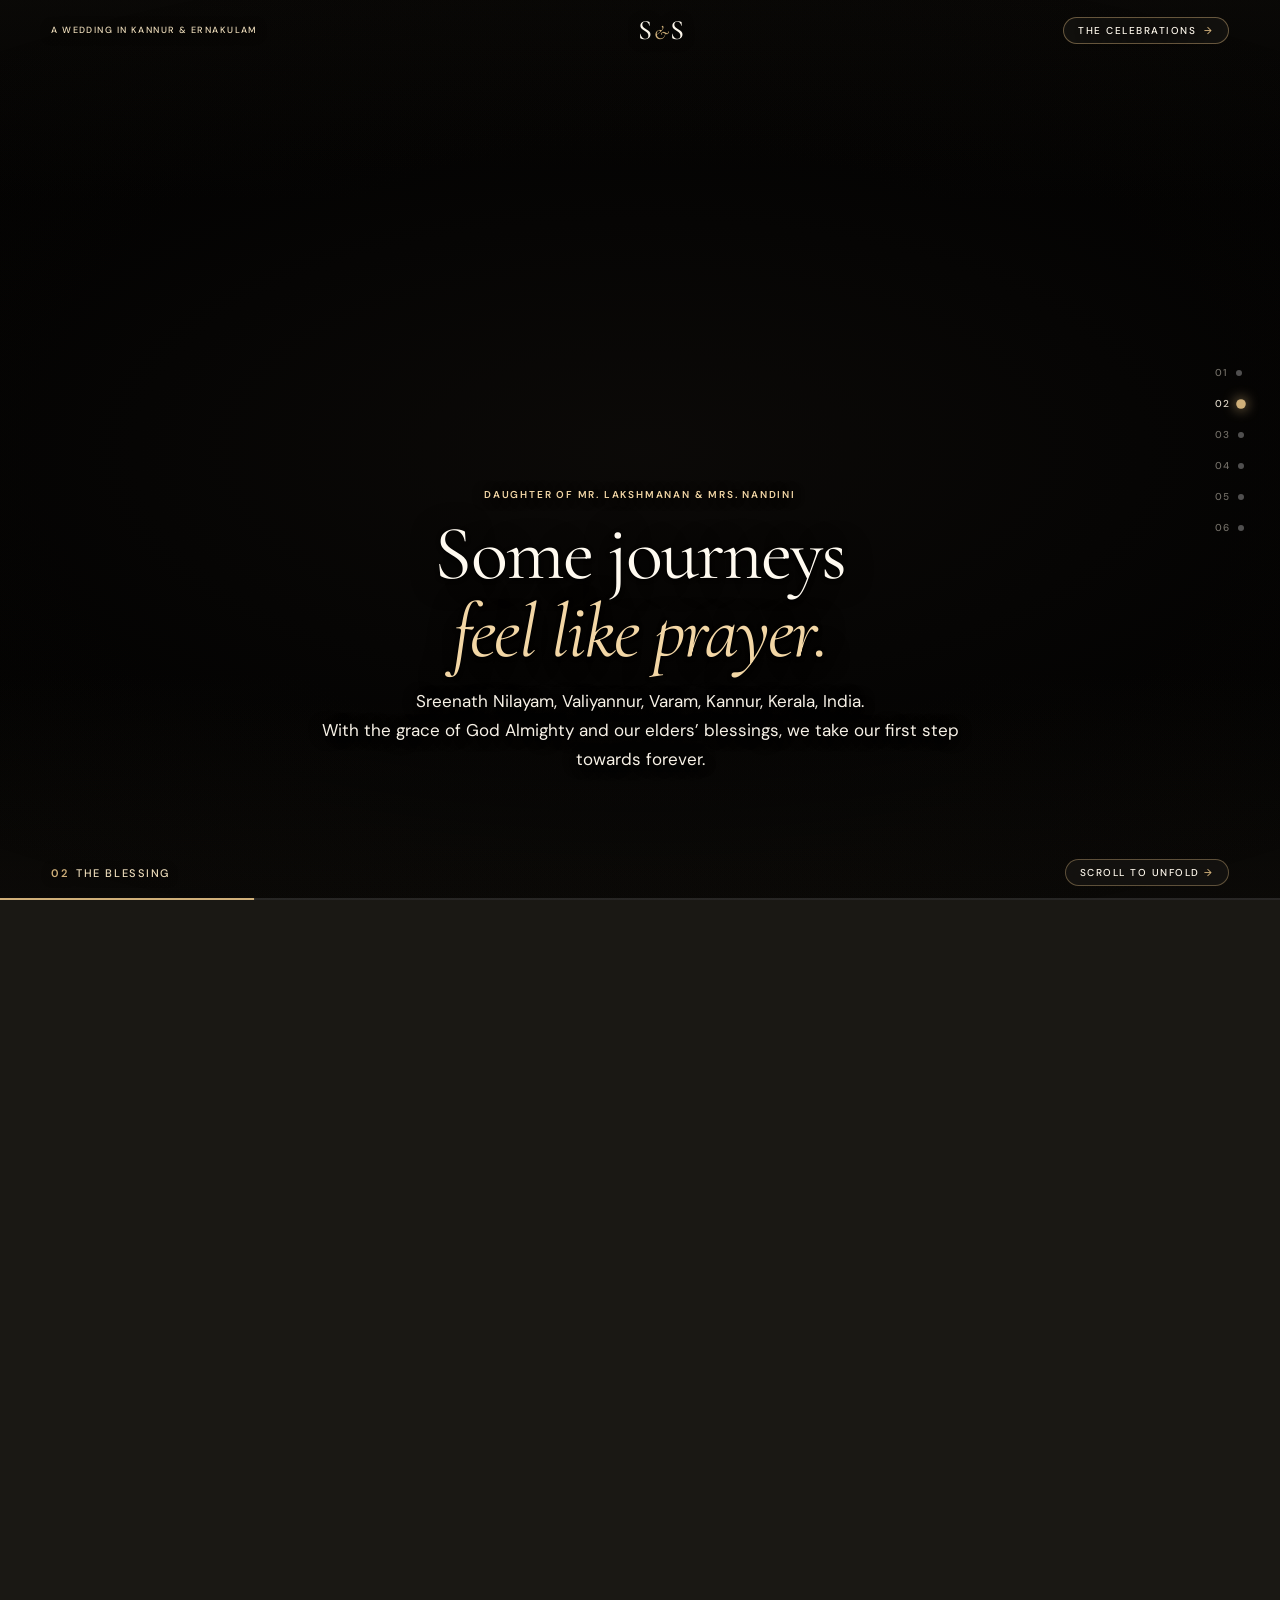
<file: index.html>
<!doctype html>
<html lang="en">
<head>
  <meta charset="UTF-8" />
  <meta name="viewport" content="width=device-width, initial-scale=1, viewport-fit=cover" />
  <meta name="theme-color" content="#211f1a" />
  <meta name="description" content="Sooraj & Sreejaya. A wedding by the sacred waters, a beginning with divine blessings. Join our celebration, 19 December 2026." />
  <title>Sooraj & Sreejaya - Where Forever Begins</title>
  <!-- WhatsApp & Social Media Preview (Open Graph) -->
  <meta property="og:type" content="website" />
  <meta property="og:site_name" content="Sooraj &amp; Sreejaya Wedding" />
  <meta property="og:url" content="https://sooraj1119.github.io/sooraj-sreejaya-wedding/" />
  <meta property="og:title" content="Sooraj &amp; Sreejaya — Wedding Invitation" />
  <meta property="og:description" content="By God’s Grace. With full hearts &amp; our families’ blessings, join our wedding celebration on Saturday, 19 December 2026 at Dinesh Auditorium, Kannur, Kerala." />
  <meta property="og:image" content="https://sooraj1119.github.io/sooraj-sreejaya-wedding/preview.jpg" />
  <meta property="og:image:secure_url" content="https://sooraj1119.github.io/sooraj-sreejaya-wedding/preview.jpg" />
  <meta property="og:image:type" content="image/jpeg" />
  <meta property="og:image:width" content="1200" />
  <meta property="og:image:height" content="630" />

  <!-- Twitter / Telegram Card -->
  <meta name="twitter:card" content="summary_large_image" />
  <meta name="twitter:title" content="Sooraj &amp; Sreejaya — Wedding Invitation" />
  <meta name="twitter:description" content="By God’s Grace. Join our wedding celebration on Saturday, 19 December 2026 at Dinesh Auditorium, Kannur, Kerala." />
  <meta name="twitter:image" content="https://sooraj1119.github.io/sooraj-sreejaya-wedding/preview.jpg" />
  
  <!-- Fonts matching Riwaaz Rameswaram -->
  <link rel="preconnect" href="https://fonts.googleapis.com" />
  <link rel="preconnect" href="https://fonts.gstatic.com" crossorigin />
  <link href="https://fonts.googleapis.com/css2?family=Cormorant+Garamond:ital,wght@0,400;0,500;0,600;1,400;1,500&family=DM+Sans:wght@400;500;600&display=swap" rel="stylesheet" />
  
  <link rel="preload" as="image" href="https://cdn.riwaaz.in/wedding-websites/themes/rameswaram/poster.jpg" />
  <link rel="stylesheet" href="styles.css?v=3.7" />
  <script type="module" src="main.js?v=3.7"></script>
</head>
<body>
  <!-- Film Loader -->
  <div id="film-loader" class="film-loader" role="status" aria-live="polite" aria-busy="true">
    <p class="film-loader-label" id="film-loader-label">Preparing your journey.</p>
    <div class="film-loader-track" aria-hidden="true"><span id="film-loader-fill"></span></div>
    <p class="film-loader-pct" id="film-loader-pct">0%</p>
  </div>

  <a href="#celebrations" class="skip-link">Skip the film to wedding details</a>

  <main id="top">
    <section class="journey" id="journey" aria-label="A journey to our beginning">
      <div class="journey-stage">
        
        <!-- Background Audio -->
        <audio id="bgm-audio" src="bgm.mp3?v=3.4" preload="auto" loop playsinline></audio>

        <!-- Header -->
        <header class="site-header">
          <span class="header-place">A wedding in Kannur &amp; Ernakulam</span>
          <span class="monogram">S<span>&amp;</span>S</span>
          <a class="header-link" href="#celebrations">The celebrations <span aria-hidden="true">→</span></a>
        </header>

        <!-- Center Film Region with Scrolled Temple Video Canvas -->
        <div class="film-region">
          <div class="film-border">
            <canvas id="journey-video" role="img" aria-label="Journey from the temple entrance through carved stone corridors to an arch overlooking the sea"></canvas>
          </div>
          <span class="film-side-note" aria-hidden="true">Stone. Sea. Something eternal.</span>
        </div>

        <!-- Copy Region (6 Story Chapters) -->
        <div class="copy-region" id="copy-region">
          <div class="copy-ornament" aria-hidden="true">&#10070;</div>

          <!-- Chapter 1: The Beginning -->
          <article class="chapter-copy is-active hero-depth" data-start="0" data-name="The beginning">
            <div class="hero-content">
              <p class="eyebrow">By God’s Grace<br />With full hearts &amp; our families’ blessings</p>
              <h1><span>Sooraj</span> <em>&amp;</em> <span>Sreejaya</span></h1>
              <p class="copy-note">A love to come home to.<br />A beginning to share with you.</p>
              <p class="hero-date">19 December 2026 <span>Auspicious Muhurtham: 11:50 AM &ndash; 12:30 PM<br />Dinesh Auditorium, Thana, Kannur, Kerala</span></p>
            </div>
          </article>

          <!-- Chapter 2: The Blessing (Bride Details) -->
          <article class="chapter-copy" data-start="7" data-name="The blessing" aria-hidden="true" inert>
            <p class="eyebrow">Daughter of Mr. Lakshmanan &amp; Mrs. Nandini</p>
            <h2>Some journeys<br /><em>feel like prayer.</em></h2>
            <p class="copy-note">
              Sreenath Nilayam, Valiyannur, Varam, Kannur, Kerala, India.<br />
              With the grace of God Almighty and our elders’ blessings, we take our first step towards forever.
            </p>
          </article>

          <!-- Chapter 3: The Light (Groom Details) -->
          <article class="chapter-copy" data-start="15.5" data-name="The light" aria-hidden="true" inert>
            <p class="eyebrow">Son of Mr. Ajith Kumar &amp; Mrs. Bindu Gopal</p>
            <h2>A beautiful beginning<br /><em>to forever.</em></h2>
            <p class="copy-note">
              S.A. Nivas, Ponneth Temple Road, Kadavanthra, Ernakulam, Kerala, India.<br />
              Two families united in tradition, devotion and timeless togetherness.
            </p>
          </article>

          <!-- Chapter 4: The Gathering (Muhurtham & Itinerary) -->
          <article class="chapter-copy" data-start="26.5" data-name="The gathering" aria-hidden="true" inert>
            <p class="eyebrow">Auspicious Muhurtham: 11:50 AM &ndash; 12:30 PM</p>
            <h2>A celebration<br /><em>to come home to.</em></h2>
            <div class="film-events">
              <p><span>19 Dec &bull; 8:00 AM</span> <strong>Thalikettu Ceremony</strong> &mdash; Sree Chovva Maha Siva Temple</p>
              <p><span>19 Dec &bull; 11:50 AM &ndash; 12:30 PM</span> <strong>Shubh Muhurtham</strong> &mdash; Dinesh Auditorium, Thana, Kannur</p>
              <p><span>19 Dec &bull; 12:30 PM onwards</span> <strong>Traditional Kerala Sadhya Feast</strong> &mdash; Dinesh Auditorium, Ootupura</p>
            </div>
          </article>

          <!-- Chapter 5: Best Compliments -->
          <article class="chapter-copy" data-start="37" data-name="Best compliments" aria-hidden="true" inert>
            <p class="eyebrow">With Best Compliments From</p>
            <h2>Manjunath &amp; Saritha<br /><em>With love &amp; blessings.</em></h2>
            <p class="copy-note">
              Together with dear relatives, friends and well-wishers.<br />
              Showering blessings upon <strong>Sooraj &amp; Sreejaya</strong>.
            </p>
          </article>

          <!-- Chapter 6: The Promise -->
          <article class="chapter-copy" data-start="44" data-name="The promise" aria-hidden="true" inert>
            <p class="eyebrow">And a place for you in it all</p>
            <h2>Our Forever.<br /><em>Your Presence.</em></h2>
            <p class="copy-note">With hearts full of joy, we invite you to be part of our special day and bless our journey together.</p>
            <button type="button" class="rsvp-button film-rsvp" data-open-rsvp>Join our celebration <span aria-hidden="true">&rarr;</span></button>
            <a href="#celebrations" class="text-link">The wedding details <span aria-hidden="true">&rarr;</span></a>
          </article>
        </div>

        <!-- Chapter Navigation (Desktop Right) -->
        <nav class="chapter-nav" aria-label="Film chapters">
          <button type="button" data-chapter="0" aria-label="The beginning" aria-current="step"><span>01</span><i></i></button>
          <button type="button" data-chapter="1" aria-label="The blessing"><span>02</span><i></i></button>
          <button type="button" data-chapter="2" aria-label="The light"><span>03</span><i></i></button>
          <button type="button" data-chapter="3" aria-label="The gathering"><span>04</span><i></i></button>
          <button type="button" data-chapter="4" aria-label="Best compliments"><span>05</span><i></i></button>
          <button type="button" data-chapter="5" aria-label="The promise"><span>06</span><i></i></button>
        </nav>

        <!-- Journey Footer -->
        <footer class="journey-footer">
          <span class="chapter-caption"><b id="chapter-number">01</b><span id="chapter-name">The beginning</span></span>
          <span class="media-status" id="media-status" role="status">Preparing your journey.</span>
          <button class="scroll-cue" id="next-chapter" type="button">Scroll to unfold <span aria-hidden="true">&rarr;</span></button>
        </footer>

        <!-- Bottom Gold Progress Line -->
        <div class="progress" aria-hidden="true"><span id="progress-fill"></span></div>
      </div>
    </section>
    <!-- Audio activation prompt if browser blocks wheel autoplay -->
  <div id="audio-prompt" class="audio-prompt" role="button" tabindex="0">
    <span class="music-icon" aria-hidden="true">&#9835;</span>
    <span>Click anywhere to play wedding music</span>
  </div>
  </main>

  <!-- Celebrations / Full Details Modal Dialog -->
  <dialog id="wedding-details" aria-labelledby="details-title">
    <button type="button" class="dialog-close" id="close-details" aria-label="Close wedding details">&times;</button>
    <p class="small-label">Sooraj &amp; Sreejaya &bull; Kannur &amp; Ernakulam</p>
    <h2 id="details-title">A celebration <em>with you.</em></h2>
    <p class="details-intro">
      By God’s Grace and with the love and blessings of the Ajith Kumar and Lakshmanan families, join us on Saturday, 19th December 2026.
    </p>
    
    <div style="background: rgba(208, 176, 122, 0.15); border: 1px solid #d0b07a; border-radius: 4px; padding: 14px 18px; margin: 20px 0; font-size: 11px; color: #211f1a;">
      <strong style="text-transform: uppercase; letter-spacing: 0.1em; color: #856b45;">Auspicious Muhurtham</strong>
      <div style="font-family: var(--serif); font-size: 20px; margin: 4px 0 2px;">11:50 AM &ndash; 12:30 PM</div>
      <span>Saturday, 19 December 2026 &bull; Dinesh Auditorium, Thana, Kannur</span>
    </div>

    <div class="events" id="events-list"></div>

    <div style="border-top: 1px solid #c9beac; padding-top: 18px; margin-top: 18px; font-size: 11px; color: #676050;">
      <div style="font-size: 9px; text-transform: uppercase; letter-spacing: 0.12em; color: #856b45;">With Best Compliments From</div>
      <div style="font-family: var(--serif); font-size: 19px; color: #211f1a; margin-top: 3px;">Manjunath &amp; Saritha</div>
      <div style="font-style: italic; color: #857c6b; font-size: 10px;">Together with dear relatives, friends and well-wishers showering blessings upon Sooraj &amp; Sreejaya</div>
    </div>

    <p class="venue-note" style="margin-top: 15px;">
      S.A. Nivas, Ponneth Temple Road, Kadavanthra, Ernakulam &bull; Sreenath Nilayam, Valiyannur, Varam, Kannur
    </p>
    
    <div style="display: flex; gap: 15px; align-items: center; justify-content: space-between; margin-top: 20px; flex-wrap: wrap;">
      <a class="text-link" id="save-date" href="wedding.ics" download="Sooraj-and-Sreejaya.ics">Save the dates &rarr;</a>
      <button class="rsvp-button" type="button" data-open-rsvp>Share your RSVP &rarr;</button>
    </div>
  </dialog>

  <!-- RSVP Modal Dialog -->
  <dialog id="rsvp-dialog" aria-labelledby="rsvp-title">
    <button type="button" class="dialog-close" id="close-rsvp" aria-label="Close RSVP">&times;</button>
    <p class="small-label">Sooraj &amp; Sreejaya</p>
    <h2 id="rsvp-title">A place <em>for you.</em></h2>
    <p class="demo-note">Kindly confirm your presence by 1 December 2026 to help us welcome you warmly.</p>
    <form id="rsvp-form" action="https://formsubmit.co/srijayalaxman@gmail.com" method="POST">
      <input type="hidden" name="_subject" value="Wedding RSVP: Sooraj &amp; Sreejaya" />
      <input type="hidden" name="_template" value="table" />
      <input type="hidden" name="_captcha" value="false" />
      <label>Your name<input name="name" autocomplete="name" required maxlength="100" placeholder="Your full name" /></label>
      <label>Your phone or email (optional)<input name="contact" autocomplete="email" maxlength="100" placeholder="Phone number or email address" /></label>
      <label>Will you join us?
        <select name="attendance">
          <option value="Joyfully accept">Joyfully accept</option>
          <option value="Sending love from afar">Sending love from afar</option>
        </select>
      </label>
      <label id="guest-field">Number of guests
        <select name="guests">
          <option value="1 guest">1 guest</option>
          <option value="2 guests" selected>2 guests</option>
          <option value="3 guests">3 guests</option>
          <option value="4 guests">4 guests</option>
          <option value="5+ guests (Family)">5+ guests (Family)</option>
        </select>
      </label>
      <label>A little note / blessings
        <textarea name="message" rows="3" maxlength="500" placeholder="A blessing, prayer, or warm wish for Sooraj &amp; Sreejaya"></textarea>
      </label>
      <button class="rsvp-button" id="rsvp-submit-btn" type="submit">Confirm My Attendance <span aria-hidden="true">&rarr;</span></button>
      <p id="rsvp-status" role="status" style="margin-top: 12px; font-size: 12px; line-height: 1.5; color: #856b45; font-weight: 500;"></p>
    </form>
  </dialog>

  <noscript>
    <style>.journey{height:auto}.journey-stage{position:relative}.media-status,.scroll-cue,.chapter-nav,.header-link,.film-loader{display:none}</style>
  </noscript>
</body>
</html>
</file>
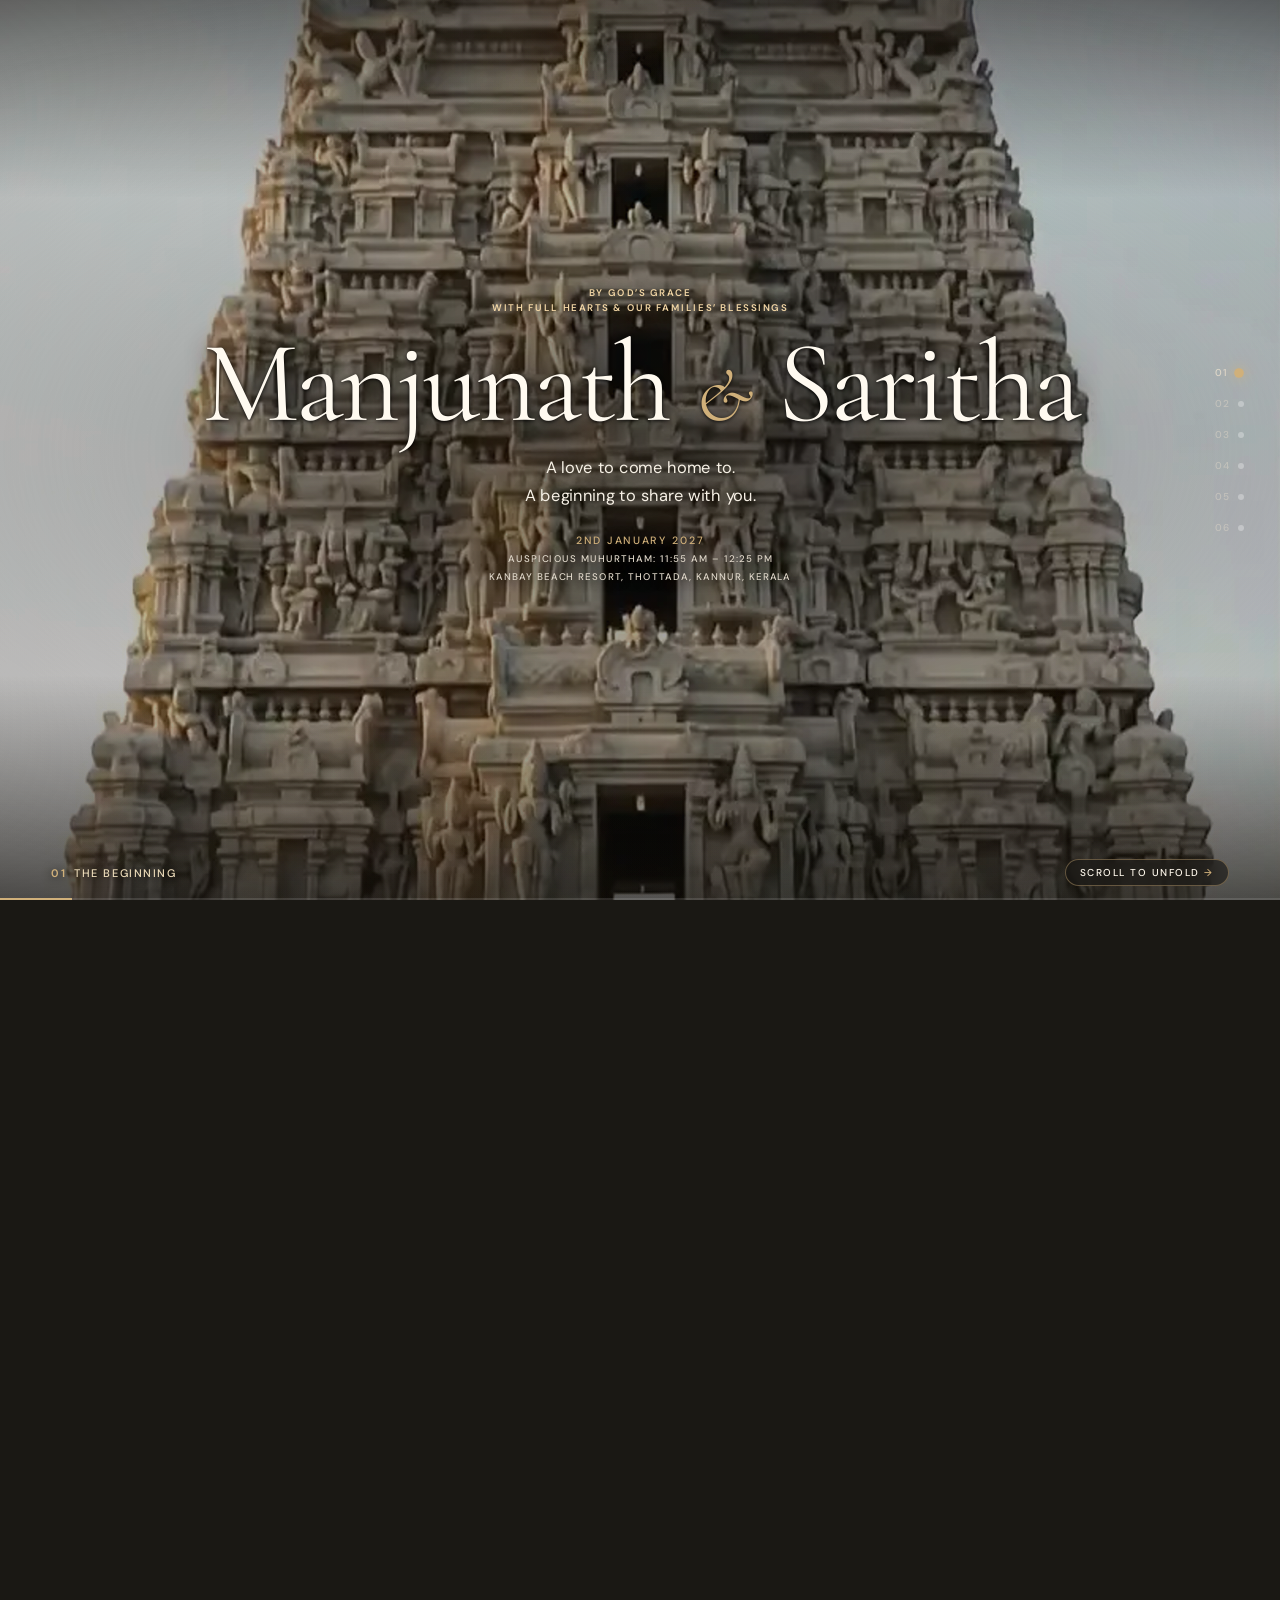
<file: manjunath-saritha/index.html>
<!doctype html>
<html lang="en">
<head>
  <meta charset="UTF-8" />
  <link rel="icon" href="data:image/svg+xml,<svg xmlns=%22http://www.w3.org/2000/svg%22 viewBox=%220 0 100 100%22><text y=%22.9em%22 font-size=%2290%22>💍</text></svg>">
  <meta name="viewport" content="width=device-width, initial-scale=1, viewport-fit=cover" />
  <meta name="theme-color" content="#1a1814" />
  <meta name="description" content="Manjunath &amp; Saritha. Join our wedding celebration, Saturday 2 January 2027 at Kanbay Beach Resort, Thottada, Kannur, Kerala." />
  <title>Manjunath &amp; Saritha - Where Forever Begins | Wedding Invitation</title>
  <!-- WhatsApp & Social Media Preview (Open Graph) -->
  <meta property="og:type" content="website" />
  <meta property="og:site_name" content="Manjunath &amp; Saritha Wedding" />
  <meta property="og:url" content="https://sooraj1119.github.io/manjunath-saritha/" />
  <meta property="og:title" content="Manjunath &amp; Saritha — Wedding Invitation" />
  <meta property="og:description" content="By God’s Grace. With full hearts &amp; our families’ blessings, join our wedding celebration on Saturday, 2 January 2027 at Kanbay Beach Resort, Thottada, Kannur, Kerala." />
  <meta property="og:image" content="https://sooraj1119.github.io/manjunath-saritha/preview.jpg" />
  <meta property="og:image:secure_url" content="https://sooraj1119.github.io/manjunath-saritha/preview.jpg" />
  <meta property="og:image:type" content="image/jpeg" />
  <meta property="og:image:width" content="1200" />
  <meta property="og:image:height" content="630" />
  <link rel="image_src" href="https://sooraj1119.github.io/manjunath-saritha/preview.jpg" />
  <meta itemprop="image" content="https://sooraj1119.github.io/manjunath-saritha/preview.jpg" />
  <meta name="thumbnail" content="https://sooraj1119.github.io/manjunath-saritha/preview.jpg" />

  <!-- Twitter Card -->
  <meta name="twitter:card" content="summary_large_image" />
  <meta name="twitter:title" content="Manjunath &amp; Saritha — Wedding Invitation" />
  <meta name="twitter:description" content="Join our wedding celebration on Saturday, 2 January 2027 at Kanbay Beach Resort, Kannur, Kerala." />
  <meta name="twitter:image" content="https://sooraj1119.github.io/manjunath-saritha/preview.jpg" />
  
  <!-- Fonts -->
  <link rel="preconnect" href="https://fonts.googleapis.com" />
  <link rel="preconnect" href="https://fonts.gstatic.com" crossorigin />
  <link href="https://fonts.googleapis.com/css2?family=Cormorant+Garamond:ital,wght@0,400;0,500;0,600;1,400;1,500&family=DM+Sans:wght@400;500;600&display=swap" rel="stylesheet" />
  
  <link rel="preload" as="image" href="../poster.jpg" />
  <link rel="stylesheet" href="styles.css?v=1.0" />
  <script type="module" src="main.js?v=1.0"></script>
</head>
<body>
  <!-- Film Loader -->
  <div id="film-loader" class="film-loader" role="status" aria-live="polite" aria-busy="true">
    <p class="film-loader-label" id="film-loader-label">Preparing your journey…</p>
    <div class="film-loader-track" aria-hidden="true"><span id="film-loader-fill"></span></div>
    <p class="film-loader-pct" id="film-loader-pct">0%</p>
  </div>

  <a href="#celebrations" class="skip-link">Skip the film to wedding details</a>

  <main id="main">
    <section class="journey" id="journey" aria-label="A journey to our beginning">
      <div class="journey-stage" id="journey-stage">
        
        <!-- Background Audio (Exact same song as Sooraj & Sreejaya invite) -->
        <audio id="bgm-audio" src="bgm.mp3?v=3.4" preload="auto" loop playsinline></audio>

        <!-- Top Header with S&S Monogram -->
        <header class="journey-header">
          <span class="monogram">M<span>&amp;</span>S</span>
          <a class="header-link" href="#celebrations">The celebrations <span aria-hidden="true">&rarr;</span></a>
        </header>

        <!-- Center Film Region with Scrolled Temple Video Canvas -->
        <div class="film-region">
          <div class="film-border">
            <canvas id="journey-video" role="img" aria-label="Journey from the temple entrance through carved stone corridors to an arch overlooking the sea"></canvas>
          </div>
          <span class="film-side-note" aria-hidden="true">Stone. Sea. Something eternal.</span>
        </div>

        <!-- Copy Region (6 Story Chapters) -->
        <div class="copy-region" id="copy-region">
          <div class="copy-ornament" aria-hidden="true">&#10070;</div>

          <!-- Chapter 1: The Beginning -->
          <article class="chapter-copy is-active hero-depth" data-start="0" data-name="The beginning">
            <div class="hero-content">
              <p class="eyebrow">By God’s Grace<br />With full hearts &amp; our families’ blessings</p>
              <h1><span>Manjunath</span> <em>&amp;</em> <span>Saritha</span></h1>
              <p class="copy-note">A love to come home to.<br />A beginning to share with you.</p>
              <p class="hero-date">2nd January 2027 <span>Auspicious Muhurtham: 11:55 AM &ndash; 12:25 PM<br />Kanbay Beach Resort, Thottada, Kannur, Kerala</span></p>
            </div>
          </article>

          <!-- Chapter 2: The Blessing (Groom Details: Son of Lakshmanan & Nandini) -->
          <article class="chapter-copy" data-start="7" data-name="The blessing" aria-hidden="true" inert>
            <p class="eyebrow">Son of Mr. Lakshmanan &amp; Mrs. Nandini</p>
            <h2>Some journeys<br /><em>feel like prayer.</em></h2>
            <p class="copy-note">
              Sreenath Nilayam, Valiyannur, Varam, Kannur, Kerala, India.<br />
              With the grace of God Almighty and our elders’ blessings, we take our first step towards forever…
            </p>
          </article>

          <!-- Chapter 3: The Light (Bride Details: Daughter of Kunhikrishnan & Saraswathi) -->
          <article class="chapter-copy" data-start="15.5" data-name="The light" aria-hidden="true" inert>
            <p class="eyebrow">Daughter of Mr. E. Kunhikrishnan &amp; Mrs. Saraswathi K</p>
            <h2>A beautiful beginning<br /><em>to forever.</em></h2>
            <p class="copy-note">
              Krishnas, Munnad, Kasaragod, Kerala, India.<br />
              Two families united in tradition, devotion, &amp; timeless togetherness.
            </p>
          </article>

          <!-- Chapter 4: The Gathering (Muhurtham & Itinerary) -->
          <article class="chapter-copy" data-start="26.5" data-name="The gathering" aria-hidden="true" inert>
            <p class="eyebrow">Auspicious Muhurtham: 11:55 AM &ndash; 12:25 PM</p>
            <h2>A celebration<br /><em>to come home to.</em></h2>
            <div class="film-events">
              <p><span>2nd Jan &bull; 11:55 AM &ndash; 12:25 PM</span> <strong>Shubh Muhurtham</strong> &mdash; Kanbay Beach Resort, Thottada, Kannur, Kerala</p>
              <p><span>2nd Jan &bull; 12:30 PM onwards</span> <strong>Traditional Kerala Sadhya Feast</strong> &mdash; Kanbay Beach Resort, Ootupura</p>
            </div>
          </article>

          <!-- Chapter 5: Best Compliments (From Sooraj & Sreejaya) -->
          <article class="chapter-copy" data-start="37" data-name="Best compliments" aria-hidden="true" inert>
            <p class="eyebrow">With Best Compliments From</p>
            <h2>Sooraj &amp; Sreejaya<br /><em>With love &amp; blessings.</em></h2>
            <p class="copy-note">
              Together with dear relatives, friends, &amp; well-wishers.<br />
              Showering blessings upon <strong>Manjunath &amp; Saritha</strong>.
            </p>
          </article>

          <!-- Chapter 6: The Promise -->
          <article class="chapter-copy" data-start="44" data-name="The promise" aria-hidden="true" inert>
            <p class="eyebrow">And a place for you in it all</p>
            <h2>Our Forever.<br /><em>Your Presence.</em></h2>
            <p class="copy-note">With hearts full of joy, we invite you to be part of our special day and bless our journey together.</p>
            <button type="button" class="rsvp-button film-rsvp" data-open-rsvp>Join our celebration <span aria-hidden="true">&rarr;</span></button>
            <a href="#celebrations" class="text-link">The wedding details <span aria-hidden="true">&rarr;</span></a>
          </article>
        </div>

        <!-- Chapter Navigation (Desktop Right) -->
        <nav class="chapter-nav" aria-label="Film chapters">
          <button type="button" data-chapter="0" aria-label="The beginning" aria-current="step"><span>01</span><i></i></button>
          <button type="button" data-chapter="1" aria-label="The blessing"><span>02</span><i></i></button>
          <button type="button" data-chapter="2" aria-label="The light"><span>03</span><i></i></button>
          <button type="button" data-chapter="3" aria-label="The gathering"><span>04</span><i></i></button>
          <button type="button" data-chapter="4" aria-label="Best compliments"><span>05</span><i></i></button>
          <button type="button" data-chapter="5" aria-label="The promise"><span>06</span><i></i></button>
        </nav>

        <!-- Journey Footer -->
        <footer class="journey-footer">
          <span class="chapter-caption"><b id="chapter-number">01</b><span id="chapter-name">The beginning</span></span>
          <span class="media-status" id="media-status" role="status">Preparing your journey…</span>
          <button class="scroll-cue" id="next-chapter" type="button">Scroll to unfold <span aria-hidden="true">&rarr;</span></button>
        </footer>

        <!-- Bottom Gold Progress Line -->
        <div class="progress" aria-hidden="true"><span id="progress-fill"></span></div>
      </div>
    </section>
    
    <!-- Audio activation prompt if browser blocks wheel autoplay -->
    <div id="audio-prompt" class="audio-prompt" role="button" tabindex="0">
      <span class="music-icon" aria-hidden="true">&#9835;</span>
      <span>Click anywhere to play wedding music</span>
    </div>
  </main>

  <!-- Celebrations / Full Details Modal Dialog -->
  <dialog id="wedding-details" aria-labelledby="details-title">
    <button type="button" class="dialog-close" id="close-details" aria-label="Close wedding details">&times;</button>
    <p class="small-label">Manjunath &amp; Saritha &bull; Kannur &amp; Kasaragod</p>
    <h2 id="details-title">A celebration <em>with you.</em></h2>
    <p class="details-intro">
      By God’s Grace and with the love and blessings of the Lakshmanan and Kunhikrishnan families, please join us on Saturday, 2nd January 2027.
    </p>
    
    <div style="background: rgba(208, 176, 122, 0.15); border: 1px solid #d0b07a; border-radius: 4px; padding: 14px 18px; margin: 20px 0; font-size: 11px; color: #211f1a;">
      <strong style="text-transform: uppercase; letter-spacing: 0.1em; color: #856b45;">Auspicious Muhurtham</strong>
      <div style="font-family: var(--serif); font-size: 20px; margin: 4px 0 2px;">11:55 AM &ndash; 12:25 PM</div>
      <span>Saturday, 2nd January 2027 &bull; Kalyana Mandapam, Kanbay Beach Resort, Thottada, Kannur</span>
    </div>

    <div class="events" id="events-list"></div>

    <div style="border-top: 1px solid #c9beac; padding-top: 18px; margin-top: 18px; font-size: 11px; color: #676050;">
      <div style="font-size: 9px; text-transform: uppercase; letter-spacing: 0.12em; color: #856b45;">With Best Compliments From</div>
      <div style="font-family: var(--serif); font-size: 19px; color: #211f1a; margin-top: 3px;">SOORAJ &amp; SREEJAYA</div>
      <div style="font-style: italic; color: #857c6b; font-size: 10px;">Together with dear relatives, friends, &amp; well-wishers showering blessings upon Manjunath &amp; Saritha</div>
    </div>

    <p class="venue-note" style="margin-top: 15px;">
      Sreenath Nilayam, Valiyannur, Varam, Kannur &bull; Krishnas, Munnad, Kasaragod
    </p>
    
    <div style="display: flex; gap: 15px; align-items: center; justify-content: space-between; margin-top: 20px; flex-wrap: wrap;">
      <a class="text-link" id="save-date" href="wedding.ics" download="Manjunath-and-Saritha.ics">Save the dates &rarr;</a>
      <button class="rsvp-button" type="button" data-open-rsvp>Share your RSVP &rarr;</button>
    </div>
  </dialog>

  <!-- RSVP Modal Dialog -->
  <dialog id="rsvp-dialog" aria-labelledby="rsvp-title">
    <button type="button" class="dialog-close" id="close-rsvp" aria-label="Close RSVP">&times;</button>
    <p class="small-label">Manjunath &amp; Saritha</p>
    <h2 id="rsvp-title">A place <em>for you.</em></h2>
    <p class="demo-note">Kindly confirm your presence by 15 December 2026 to help us welcome you warmly.</p>
    <form id="rsvp-form" action="https://formsubmit.co/srijayalaxman@gmail.com" method="POST">
      <input type="hidden" name="_subject" value="Wedding RSVP: Manjunath &amp; Saritha" />
      <input type="hidden" name="_template" value="table" />
      <input type="hidden" name="_captcha" value="false" />
      <label>Your name<input name="name" autocomplete="name" required maxlength="100" placeholder="Your full name" /></label>
      <label>Your phone or email (optional)<input name="contact" autocomplete="email" maxlength="100" placeholder="Phone number or email address" /></label>
      <label>Will you join us?
        <select name="attendance">
          <option value="Joyfully accept">Joyfully accept</option>
          <option value="Sending love from afar">Sending love from afar</option>
        </select>
      </label>
      <label id="guest-field">Number of guests
        <select name="guests">
          <option value="1 guest">1 guest</option>
          <option value="2 guests" selected>2 guests</option>
          <option value="3 guests">3 guests</option>
          <option value="4 guests">4 guests</option>
          <option value="5+ guests (Family)">5+ guests (Family)</option>
        </select>
      </label>
      <label>A little note / blessings
        <textarea name="message" rows="3" maxlength="500" placeholder="A blessing, prayer, or warm wish for Manjunath &amp; Saritha"></textarea>
      </label>
      <button class="rsvp-button" id="rsvp-submit-btn" type="submit">Confirm My Attendance <span aria-hidden="true">&rarr;</span></button>
      <p id="rsvp-status" role="status" style="margin-top: 12px; font-size: 12px; line-height: 1.5; color: #856b45; font-weight: 500;"></p>
    </form>
  </dialog>

  
  

  <noscript>
    <style>.journey{height:auto}.journey-stage{position:relative}.media-status,.scroll-cue,.chapter-nav,.header-link,.film-loader{display:none}</style>
  </noscript>
</body>
</html>
</file>
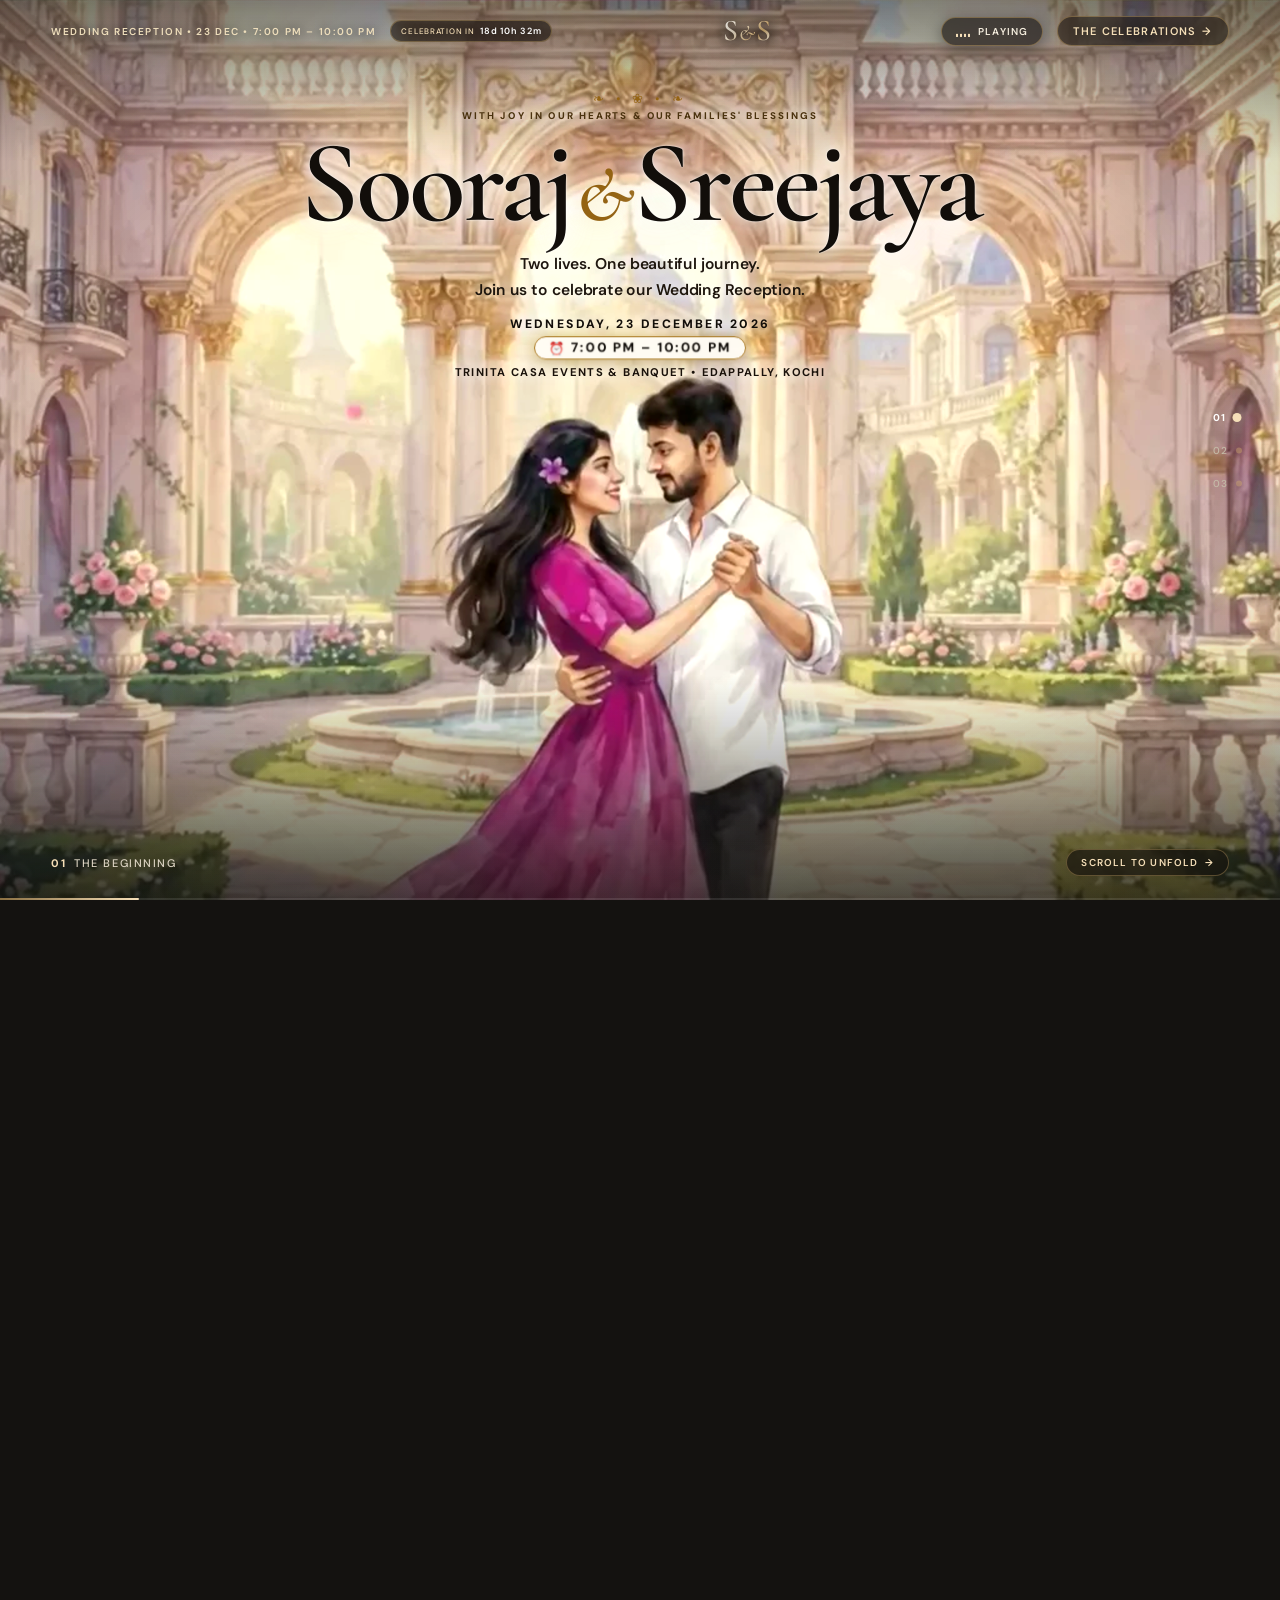
<file: reception/index.html>
﻿<!doctype html>
<html lang="en">
<head>
  <meta charset="UTF-8" />
      <link rel="icon" href="data:image/svg+xml,<svg xmlns=%22http://www.w3.org/2000/svg%22 viewBox=%220 0 100 100%22><text y=%22.9em%22 font-size=%2290%22>💍</text></svg>">
    <meta name="viewport" content="width=device-width, initial-scale=1, viewport-fit=cover" />
  <meta name="theme-color" content="#1a1814" />
  <meta name="description" content="Sooraj &amp; Sreejaya. Join our Wedding Reception celebration, Wednesday 23 December 2026 from 7:00 PM to 10:00 PM at Trinita Casa Events &amp; Banquet, Edappally, Kochi." />
  <title>Sooraj &amp; Sreejaya - Wedding Reception Celebration</title>
  <!-- WhatsApp & Social Media Preview (Open Graph) -->
  <meta property="og:type" content="website" />
  <meta property="og:site_name" content="Sooraj &amp; Sreejaya Wedding Reception" />
  <meta property="og:url" content="https://sooraj1119.github.io/sooraj-sreejaya-wedding/reception/" />
  <meta property="og:title" content="Sooraj &amp; Sreejaya — Wedding Reception Celebration" />
  <meta property="og:description" content="With joy in our hearts &amp; our families' blessings, join us on Wednesday, 23 December 2026 at Trinita Casa Events &amp; Banquet, Edappally, Kochi." />
  <meta property="og:image" content="https://sooraj1119.github.io/sooraj-sreejaya-wedding/reception/preview.jpg" />
  <meta property="og:image:secure_url" content="https://sooraj1119.github.io/sooraj-sreejaya-wedding/reception/preview.jpg" />
  <meta property="og:image:type" content="image/jpeg" />
  <meta property="og:image:width" content="1200" />
  <meta property="og:image:height" content="630" />

  <!-- Twitter Card -->
  <meta name="twitter:card" content="summary_large_image" />
  <meta name="twitter:title" content="Sooraj &amp; Sreejaya — Wedding Reception Celebration" />
  <meta name="twitter:description" content="Join our Wedding Reception celebration on Wednesday, 23 December 2026 at Trinita Casa, Edappally, Kochi." />
  <meta name="twitter:image" content="https://sooraj1119.github.io/sooraj-sreejaya-wedding/reception/preview.jpg" />
  
  <!-- Fonts -->
  <link rel="preconnect" href="https://fonts.googleapis.com" />
  <link rel="preconnect" href="https://fonts.gstatic.com" crossorigin />
  <link href="https://fonts.googleapis.com/css2?family=Cormorant+Garamond:ital,wght@0,400;0,500;0,600;1,400;1,500;1,600&family=DM+Sans:wght@400;500;600;700&display=swap" rel="stylesheet" />
  
    <link rel="preload" as="image" href="./frames/mobile/000.webp?v=8.5" type="image/webp" media="(max-width: 768px)" />
  <link rel="preload" as="image" href="./frames/mobile/001.webp?v=8.5" type="image/webp" media="(max-width: 768px)" />
  <link rel="preload" as="image" href="./frames/desktop/000.webp?v=8.5" type="image/webp" media="(min-width: 769px)" />
  <link rel="preload" as="image" href="poster.jpg?v=4.0" />
  <link rel="stylesheet" href="styles.css?v=8.5" />
  <script type="module" src="main.js?v=8.5"></script>
</head>
<body>
  <!-- Film Loader -->
  <div id="film-loader" class="film-loader" role="status" aria-live="polite" aria-busy="true">
    <p class="film-loader-label" id="film-loader-label">Preparing your journey.</p>
    <div class="film-loader-track" aria-hidden="true"><span id="film-loader-fill"></span></div>
    <p class="film-loader-pct" id="film-loader-pct">0%</p>
  </div>

  <a href="#celebrations" class="skip-link">Skip the film to reception details</a>

  <main id="top">
    <section class="journey" id="journey" aria-label="A journey to our beginning">
      <div class="journey-stage">
        
        <!-- Background Audio -->
        <audio id="bgm-audio" src="bgm.mp3?v=5.0" preload="none" loop playsinline></audio>

        <!-- Header -->
        <header class="site-header">
          <div class="header-left">
            <span class="header-place">Wedding Reception &bull; 23 Dec &bull; 7:00 PM &ndash; 10:00 PM</span>
            <div class="header-countdown" id="reception-countdown" aria-label="Countdown to reception">
              <span class="countdown-tag">Celebration in</span>
              <span class="countdown-val" id="countdown-timer">Loading...</span>
            </div>
          </div>
          
          <span class="monogram">S<span>&amp;</span>S</span>

          <div class="header-right">
            <button id="music-toggle" class="music-toggle" type="button" aria-label="Toggle celebration music" title="Toggle celebration music">
              <span class="sound-wave" aria-hidden="true">
                <i></i><i></i><i></i><i></i>
              </span>
              <span class="music-text">Music</span>
            </button>
            <a class="header-link" href="#celebrations">The celebrations <span aria-hidden="true">&rarr;</span></a>
          </div>
        </header>

        <!-- Center Film Region with Scrolled Video Canvas -->
        <div class="film-region">
          <div class="film-border">
            <canvas id="journey-video" role="img" aria-label="Sooraj and Sreejaya Wedding Reception romantic scroll film"></canvas>
          </div>
          <span class="film-side-note" aria-hidden="true">Love. Music. An enchanted evening.</span>
        </div>

        <!-- Ambient Romantic Rose Petals & Golden Fairy Dust Sparkles Overlay -->
        <canvas id="ambient-canvas" class="ambient-canvas" aria-hidden="true"></canvas>

        <!-- Copy Region (6 Story Chapters) -->
        <div class="copy-region" id="copy-region">
          <!-- Chapter 1: The Beginning (Hero) -->
          <article class="chapter-copy is-active hero-depth" data-start="0" data-name="The beginning">
            <div class="hero-content">
              <div class="royal-crest" aria-hidden="true">&#10087; &bull; &#10048; &bull; &#10087;</div>
              <p class="eyebrow">With joy in our hearts &amp; our families' blessings</p>
              <h1 class="shimmer-title"><span>Sooraj</span> <em>&amp;</em> <span>Sreejaya</span></h1>
              <p class="copy-note">Two lives. One beautiful journey.<br />Join us to celebrate our Wedding Reception.</p>
              <div class="hero-date" role="text" aria-label="Wednesday, 23 December 2026 from 7:00 PM to 10:00 PM at Trinita Casa Events & Banquet, Edappally, Kochi">
                <div class="hero-date-val">Wednesday, 23 December 2026</div>
                <div class="hero-time-badge">
                  <span class="hero-time-icon" aria-hidden="true">&#9200;</span>
                  <span class="hero-time-text">7:00 PM &ndash; 10:00 PM</span>
                </div>
                <div class="hero-date-venue">Trinita Casa Events &amp; Banquet &bull; Edappally, Kochi</div>
              </div>
            </div>
          </article>

          <!-- Chapter 2: The Union (Groom & Bride Details) -->
          <article class="chapter-copy" data-start="5.5" data-name="The union" aria-hidden="true" inert>
            <div class="chapter-card">
              <div class="card-motif" aria-hidden="true">&#10087; &#10048; &#10087;</div>
              <p class="eyebrow">United in Love, Devotion &amp; Tradition</p>
              <h2>Where two lives<br /><em>become one story.</em></h2>
              <div class="lineage-grid">
                <div class="lineage-item">
                  <strong class="lineage-name">Sooraj</strong>
                  <span class="lineage-parents">Son of Mr. Ajith Kumar &amp; Mrs. Bindu Gopal</span>
                  <span class="lineage-home">S. A Nivas, Kadavanthra, Kochi</span>
                </div>
                <div class="lineage-divider" aria-hidden="true">&amp;</div>
                <div class="lineage-item">
                  <strong class="lineage-name">Sreejaya</strong>
                  <span class="lineage-parents">Daughter of Mr. Lakshmanan &amp; Mrs. Nandini</span>
                  <span class="lineage-home">Sreenath Nilayam, Valiyannur, Kannur</span>
                </div>
              </div>
            </div>
          </article>

          <!-- Chapter 3: An Invitation to Join -->
          <article class="chapter-copy" data-start="12.6" data-name="The celebration" aria-hidden="true" inert>
            <div class="chapter-card final-card">
              <div class="card-motif" aria-hidden="true">&#10087; &#10048; &#10087;</div>
              <p class="eyebrow">We Await Your Gracious Presence</p>
              <h2>Your presence<br /><em>makes our night complete.</em></h2>
              <p class="copy-note">
                Wednesday, 23rd December 2026 &bull; 7:00 PM &ndash; 10:00 PM<br />
                Trinita Casa Events &amp; Banquet, Behind Amrita Vishwa Vidyapeetham, St. James Road, North, Edappally, Kochi
              </p>
              <div class="compliments-box">
                <span class="compliments-label">With Best Compliments From</span>
                <strong class="compliments-name">Sourav</strong>
              </div>
              <div class="action-buttons-group">
                <button class="action-pill-accent" type="button" data-open-rsvp>Share Your RSVP &rarr;</button>
              </div>
            </div>
          </article>
        </div>

        <!-- Vertical Chapter Nav (Numbered dots) -->
        <nav class="chapter-nav" aria-label="Journey chapters">
          <button data-chapter="0" aria-label="The beginning" aria-current="step"><span>01</span><i></i></button>
          <button data-chapter="1" aria-label="The union"><span>02</span><i></i></button>
          <button data-chapter="2" aria-label="The celebration"><span>03</span><i></i></button>
        </nav>

        <!-- Journey Footer -->
        <footer class="journey-footer">
          <span class="chapter-caption"><b id="chapter-number">01</b><span id="chapter-name">The beginning</span></span>
          <span class="media-status" id="media-status" role="status">Preparing your journey.</span>
          <button class="scroll-cue" id="next-chapter" type="button">Scroll to unfold <span aria-hidden="true">&rarr;</span></button>
        </footer>

        <!-- Bottom Gold Progress Line -->
        <div class="progress" aria-hidden="true"><span id="progress-fill"></span></div>
      </div>
    </section>

    <!-- Audio activation prompt if browser blocks initial autoplay -->
  </main>

  <!-- Celebrations / Full Details Modal Dialog -->
  <dialog id="wedding-details" aria-labelledby="details-title">
    <button type="button" class="dialog-close" id="close-details" aria-label="Close wedding details">&times;</button>
    <p class="small-label">Sooraj &amp; Sreejaya &bull; Wedding Reception</p>
    <h2 id="details-title">An evening of celebration <em>with you.</em></h2>
    <p class="details-intro">
      With the love and blessings of the Ajith Kumar and Lakshmanan families, join us on Wednesday, 23rd December 2026.
    </p>
    
    <div class="muhurtham-badge">
      <strong class="muhurtham-label">Wedding Reception</strong>
      <div class="muhurtham-time">7:00 PM &ndash; 10:00 PM</div>
      <span class="muhurtham-date">Wednesday, 23 December 2026</span>
    </div>

    <div class="events" id="events-list"></div>

    <div class="dialog-compliments">
      <div class="dialog-compliments-label">With Best Compliments From</div>
      <div class="dialog-compliments-name">Sourav</div>
      <div class="dialog-compliments-sub">Together with dear relatives, friends, and well-wishers</div>
    </div>

    <p class="venue-note">Trinita Casa Events &amp; Banquet, Behind Amrita Vishwa Vidyapeetham, St. James Road, North, Edappally, Kochi, Kerala</p>
    
    <div class="dialog-actions">
      <a class="text-link" id="save-date" href="wedding.ics" download="Sooraj-and-Sreejaya-Reception.ics">Save to Calendar &rarr;</a>
      <button class="rsvp-button" type="button" data-open-rsvp>Share your RSVP &rarr;</button>
    </div>
  </dialog>

  <!-- RSVP Modal Dialog -->
  <dialog id="rsvp-dialog" aria-labelledby="rsvp-title">
    <button type="button" class="dialog-close" id="close-rsvp" aria-label="Close RSVP">&times;</button>
    <p class="small-label">Sooraj &amp; Sreejaya &bull; Reception RSVP</p>
    <h2 id="rsvp-title">A place <em>for you.</em></h2>
    <p class="demo-note">Kindly confirm your presence by 15 December 2026 to help us welcome you warmly.</p>
    <form id="rsvp-form">
      <label>Your name<input name="name" autocomplete="name" required maxlength="100" placeholder="Your full name" /></label>
      <label>Your phone or email (optional)<input name="contact" autocomplete="email" maxlength="100" placeholder="Phone number or email address" /></label>
      <label>Will you join us?
        <select name="attendance">
          <option value="yes">Joyfully accept</option>
          <option value="no">Sending love from afar</option>
        </select>
      </label>
      <label id="guest-field">Number of guests
        <select name="guests">
          <option value="1">1 guest</option>
          <option value="2" selected>2 guests</option>
          <option value="3">3 guests</option>
          <option value="4">4 guests</option>
          <option value="5">5+ guests (Family)</option>
        </select>
      </label>
      <label>A little note / blessings
        <textarea name="message" rows="3" maxlength="500" placeholder="A blessing, toast, or warm wish for Sooraj &amp; Sreejaya"></textarea>
      </label>
      <button class="rsvp-button" id="rsvp-submit-btn" type="submit">Confirm My Attendance <span aria-hidden="true">&rarr;</span></button>
      <p id="rsvp-status" role="status" style="margin-top: 12px; font-size: 11px; color: #856b45;"></p>
    </form>
  </dialog>

  <noscript>
    <style>.journey{height:auto}.journey-stage{position:relative}.media-status,.scroll-cue,.chapter-nav,.header-link,.film-loader{display:none}</style>
  </noscript>
</body>
</html>
</file>
<file: styles.css>
/* ==========================================================
   SOORAJ & SREEJAYA WEDDING INVITATION
   Pure Full-Screen Cinematic Experience (Mobile & Desktop)
   ========================================================== */

:root {
  --ink: #1a1814;
  --paper: #f4f0e8;
  --gold: #d0b07a;
  --gold-bright: #f2d6a5;
  --gold-dark: #8c734b;
  --muted: #b8b2a5;
  --line: rgba(208, 176, 122, 0.3);
  --serif: 'Cormorant Garamond', Georgia, serif;
  --sans: 'DM Sans', -apple-system, BlinkMacSystemFont, Arial, sans-serif;
  --ease: cubic-bezier(0.23, 1, 0.32, 1);
  color: var(--paper);
  background: var(--ink);
  font-family: var(--sans);
  -webkit-font-smoothing: antialiased;
  -webkit-text-size-adjust: 100%;
}

* { box-sizing: border-box; }
html, body {
  margin: 0;
  padding: 0;
  width: 100%;
  min-height: 100%;
  background: var(--ink);
  color: var(--paper);
  touch-action: pan-y;
  -webkit-overflow-scrolling: touch;
  overscroll-behavior-y: none;
}

body, h1, h2, h3, p, figure, ul, ol { margin: 0; padding: 0; }
button, input, select, textarea { font: inherit; }
button, a { -webkit-tap-highlight-color: transparent; touch-action: manipulation; cursor: pointer; color: inherit; text-decoration: none; }
img, video { display: block; max-width: 100%; }
button:focus-visible, a:focus-visible, summary:focus-visible { outline: 2px solid var(--gold); outline-offset: 4px; }
[hidden] { display: none !important; }

/* Skip Link */
.skip-link {
  position: fixed;
  top: 8px;
  left: 8px;
  transform: translateY(-180%);
  background: var(--paper);
  color: var(--ink);
  padding: 12px 18px;
  z-index: 100;
  font-weight: 500;
  border-radius: 4px;
}
.skip-link:focus { transform: none; }

/* ==========================================================
   FILM LOADER
   ========================================================== */
.film-loader {
  position: fixed;
  inset: 0;
  z-index: 999;
  display: flex;
  flex-direction: column;
  align-items: center;
  justify-content: center;
  gap: 16px;
  padding: 24px;
  background: radial-gradient(circle at center, #26231e 0%, #151310 100%);
  color: var(--paper);
  transition: opacity 0.5s var(--ease), visibility 0.5s var(--ease);
}
.film-loader.is-done {
  opacity: 0;
  visibility: hidden;
  pointer-events: none;
}
.film-loader-label {
  font: 500 11px/1.5 var(--sans);
  letter-spacing: .18em;
  text-transform: uppercase;
  color: var(--gold-bright);
}
.film-loader-track {
  width: min(280px, 72vw);
  height: 2px;
  background: #3b362c;
  overflow: hidden;
  border-radius: 2px;
}
.film-loader-track span {
  display: block;
  height: 100%;
  width: 100%;
  transform: scaleX(0);
  transform-origin: left;
  background: var(--gold);
  transition: transform 160ms linear;
}
.film-loader-pct {
  font: 400 13px/1 var(--serif);
  color: #cbc6bb;
  letter-spacing: .06em;
}

/* ==========================================================
   JOURNEY & CONTINUOUS FULL-SCREEN CINEMA STAGE
   ========================================================== */
.journey {
  height: 800svh;
  min-height: 4200px;
  background: var(--ink);
  color: var(--paper);
  position: relative;
}

.journey-stage {
  position: fixed;
  transform: translateZ(0);
  -webkit-transform: translateZ(0);
  backface-visibility: hidden;
  inset: 0;
  width: 100vw;
  height: 100vh;
  height: 100dvh;
  display: block;
  overflow: hidden;
  pointer-events: none;
  z-index: 1;
}

/* Film Region & Canvas */
.film-region {
  position: absolute;
  inset: 0;
  width: 100%;
  height: 100%;
  pointer-events: none;
  z-index: 1;
}
.film-border {
  position: absolute;
  inset: 0;
  width: 100%;
  height: 100%;
  border: 0;
  padding: 0;
  margin: 0;
}
#journey-video {
  display: block;
  transform: translateZ(0);
  -webkit-transform: translateZ(0);
  backface-visibility: hidden;
  width: 100%;
  height: 100%;
  object-fit: cover;
  object-position: center center;
  pointer-events: none;
  image-rendering: -webkit-optimize-contrast;
  image-rendering: high-quality;
  filter: contrast(1.04) brightness(1.02) saturate(1.08);
}

/* Vignette Scrim */
.film-region::after {
  content: '';
  position: absolute;
  inset: 0;
  pointer-events: none;
  background:
    radial-gradient(ellipse 95% 85% at 50% 50%, transparent 40%, rgba(15, 13, 10, 0.45) 100%),
    linear-gradient(180deg, rgba(15, 13, 10, 0.5) 0%, transparent 22%, transparent 75%, rgba(15, 13, 10, 0.65) 100%);
}

.film-side-note, .copy-ornament { display: none; }

/* ==========================================================
   SITE HEADER
   ========================================================== */
.site-header {
  position: absolute;
  top: 0;
  left: 0;
  right: 0;
  display: flex;
  align-items: center;
  justify-content: space-between;
  padding: max(16px, env(safe-area-inset-top, 16px)) clamp(20px, 4vw, 60px);
  z-index: 20;
  pointer-events: none;
  text-shadow: 0 1px 12px rgba(0, 0, 0, 0.9);
}
.site-header * { pointer-events: auto; }

.header-place {
  font: 500 9px var(--sans);
  letter-spacing: .16em;
  text-transform: uppercase;
  color: #eeddbb;
}
@media (max-width: 550px) {
  .header-place { display: none; }
}

.monogram {
  font: 500 28px/1 var(--serif);
  letter-spacing: -.05em;
  color: #fff9ed;
}
.monogram span {
  font-style: italic;
  color: var(--gold);
  font-size: .7em;
  margin: 0 .14em;
}

.header-link {
  display: inline-flex;
  align-items: center;
  gap: 8px;
  font: 500 10px var(--sans);
  letter-spacing: .15em;
  text-transform: uppercase;
  color: #fff9ed;
  padding: 6px 14px;
  border: 1px solid rgba(208, 176, 122, 0.45);
  border-radius: 20px;
  background: rgba(26, 24, 20, 0.65);
  backdrop-filter: blur(8px);
  -webkit-backdrop-filter: blur(8px);
  transition: all 0.3s ease;
}
.header-link span { color: var(--gold); }
.header-link:hover {
  border-color: var(--gold);
  background: rgba(36, 32, 26, 0.9);
  color: var(--gold-bright);
}

/* ==========================================================
   COPY REGION & CHAPTERS
   ========================================================== */
.copy-region {
  position: absolute;
  inset: 0;
  width: 100%;
  height: 100%;
  pointer-events: none;
  z-index: 10;
}

.chapter-copy {
  position: absolute;
  inset: 0;
  display: flex;
  flex-direction: column;
  align-items: center;
  justify-content: center;
  text-align: center;
  padding: 80px clamp(20px, 6vw, 80px) 90px;
  opacity: 0;
  visibility: hidden;
  pointer-events: none;
  transition: opacity 0.5s var(--ease), transform 0.5s var(--ease);
  transform: translate3d(0, 16px, 0);
  -webkit-transform: translate3d(0, 16px, 0);
  will-change: opacity, transform;
  backface-visibility: hidden;
  isolation: isolate;
}
.chapter-copy.is-active {
  opacity: 1;
  visibility: visible;
  pointer-events: none;
  transform: translate3d(0, 0, 0);
  -webkit-transform: translate3d(0, 0, 0);
}
.chapter-copy a, .chapter-copy button { pointer-events: auto; }

/* Soft read-aid backing scrim */
.chapter-copy::before {
  content: '';
  position: absolute;
  inset: 0;
  z-index: -1;
  pointer-events: none;
  background: radial-gradient(ellipse 85% 55% at 50% 50%, rgba(18, 15, 12, 0.62) 0%, transparent 100%);
}

/* Typography */
.eyebrow, .small-label {
  font: 600 10px/1.6 var(--sans);
  letter-spacing: .18em;
  text-transform: uppercase;
  color: var(--gold-bright);
  margin-bottom: 12px;
  text-shadow: 0 1px 12px rgba(0, 0, 0, 0.95);
}

.chapter-copy h1 {
  font: 400 clamp(3.2rem, 9.5vw, 7.5rem)/0.96 var(--serif);
  letter-spacing: -.03em;
  color: #fffaf0;
  text-shadow: 0 2px 28px rgba(0, 0, 0, 0.95), 0 1px 4px rgba(0, 0, 0, 0.9);
}
.chapter-copy h1 span { display: inline-block; }
.chapter-copy h1 em {
  font-size: .65em;
  color: var(--gold);
  font-style: italic;
  margin: 0 4px;
}

.chapter-copy h2 {
  font: 400 clamp(2.3rem, 6.5vw, 4.8rem)/1.02 var(--serif);
  letter-spacing: -.025em;
  color: #fffaf0;
  text-shadow: 0 2px 28px rgba(0, 0, 0, 0.95), 0 1px 4px rgba(0, 0, 0, 0.9);
}
.chapter-copy h2 em {
  color: var(--gold-bright);
  font-style: italic;
}

.copy-note {
  font: 400 clamp(13px, 2.2vw, 17px)/1.7 var(--sans);
  color: #f7f1e6;
  max-width: 38em;
  margin-top: 16px;
  text-shadow: 0 1px 14px rgba(0, 0, 0, 0.95);
}

.hero-date {
  font: 500 11px/1.8 var(--sans);
  letter-spacing: .18em;
  text-transform: uppercase;
  color: var(--gold);
  margin-top: 22px;
  text-shadow: 0 1px 12px rgba(0, 0, 0, 0.95);
}
.hero-date span {
  display: block;
  color: #ded6c8;
  font-size: 10px;
  letter-spacing: .12em;
}

/* Chapter Custom Placements */
.chapter-copy[data-start='0'] {
  justify-content: center;
}
.chapter-copy[data-start='0'] .hero-content {
  display: flex;
  flex-direction: column;
  align-items: center;
  width: 100%;
}

.chapter-copy[data-start='7'],
.chapter-copy[data-start='15.5'],
.chapter-copy[data-start='26.5'] {
  justify-content: flex-end;
  padding-bottom: max(90px, 14svh);
}

.chapter-copy[data-start='37'] {
  justify-content: center;
}

.chapter-copy[data-start='44'] {
  justify-content: center;
}

/* Event Itinerary (Chapter 4) */
.film-events {
  margin-top: 20px;
  display: flex;
  flex-direction: column;
  gap: 10px;
  max-width: 440px;
  text-align: left;
}
.film-events p {
  font: 400 16px/1.4 var(--serif);
  color: #fff9ee;
  text-shadow: 0 1px 10px #000;
  display: flex;
  align-items: baseline;
  gap: 12px;
}
.film-events span {
  width: 135px;
  flex-shrink: 0;
  color: var(--gold-bright);
  font: 500 9px var(--sans);
  letter-spacing: .08em;
  text-transform: uppercase;
}

/* Buttons */
.film-rsvp, .rsvp-button {
  display: inline-flex;
  align-items: center;
  justify-content: center;
  gap: 8px;
  margin-top: 22px;
  padding: 12px 28px;
  background: var(--gold);
  color: #211f1a;
  border: 1px solid #e7c997;
  border-radius: 28px;
  font: 600 11px var(--sans);
  letter-spacing: .14em;
  text-transform: uppercase;
  box-shadow: 0 4px 20px rgba(0, 0, 0, 0.4), 0 0 16px rgba(208, 176, 122, 0.3);
  transition: all 0.3s ease;
}
.film-rsvp:hover, .rsvp-button:hover {
  background: #deb77a;
  transform: translateY(-2px);
  box-shadow: 0 6px 26px rgba(0, 0, 0, 0.5), 0 0 22px rgba(208, 176, 122, 0.5);
}

.text-link {
  color: var(--gold-bright);
  font: 500 11px var(--sans);
  letter-spacing: .1em;
  text-decoration: underline;
  text-underline-offset: 4px;
  transition: color 0.3s ease;
}
.text-link:hover { color: #fff; }

/* ==========================================================
   CHAPTER NAVIGATION (01 - 06 on the right)
   ========================================================== */
.chapter-nav {
  position: absolute;
  right: clamp(16px, 2.5vw, 36px);
  top: 50%;
  transform: translateY(-50%);
  display: flex;
  flex-direction: column;
  gap: 10px;
  z-index: 20;
  pointer-events: none;
}
.chapter-nav button {
  pointer-events: auto;
  background: transparent;
  border: 0;
  padding: 4px;
  display: flex;
  align-items: center;
  gap: 8px;
  opacity: 0.5;
  transition: opacity 0.3s ease;
}
.chapter-nav button span {
  font: 500 10px var(--sans);
  color: #ded6c8;
  letter-spacing: .08em;
  display: none;
}
.chapter-nav button i {
  display: block;
  width: 6px;
  height: 6px;
  border-radius: 50%;
  background: rgba(255, 255, 255, 0.6);
  transition: all 0.3s ease;
}
.chapter-nav button[aria-current='step'] {
  opacity: 1;
}
.chapter-nav button[aria-current='step'] i {
  background: var(--gold);
  transform: scale(1.6);
  box-shadow: 0 0 8px var(--gold);
}
@media (min-width: 900px) {
  .chapter-nav button span { display: block; }
}

/* ==========================================================
   JOURNEY FOOTER
   ========================================================== */
.journey-footer {
  position: absolute;
  bottom: max(14px, env(safe-area-inset-bottom, 14px));
  left: clamp(20px, 4vw, 60px);
  right: clamp(20px, 4vw, 60px);
  display: flex;
  align-items: center;
  justify-content: space-between;
  z-index: 20;
  pointer-events: none;
  text-shadow: 0 1px 10px rgba(0, 0, 0, 0.9);
}
.journey-footer * { pointer-events: auto; }

.chapter-caption {
  font: 500 11px var(--sans);
  letter-spacing: .14em;
  text-transform: uppercase;
  color: #eeddbb;
  display: flex;
  align-items: center;
  gap: 8px;
}
.chapter-caption b {
  color: var(--gold);
  font-weight: 600;
}

.media-status { display: none; }

.scroll-cue {
  background: rgba(26, 24, 20, 0.65);
  border: 1px solid rgba(208, 176, 122, 0.4);
  border-radius: 20px;
  padding: 6px 14px;
  color: #fff9ed;
  font: 500 10px var(--sans);
  letter-spacing: .15em;
  text-transform: uppercase;
  backdrop-filter: blur(8px);
  -webkit-backdrop-filter: blur(8px);
  transition: all 0.3s ease;
}
.scroll-cue span { color: var(--gold); }
.scroll-cue:hover {
  border-color: var(--gold);
  background: rgba(36, 32, 26, 0.9);
}

/* Bottom Progress Bar */
.progress {
  position: absolute;
  bottom: 0;
  left: 0;
  right: 0;
  height: 2px;
  background: rgba(255, 255, 255, 0.12);
  z-index: 30;
  pointer-events: none;
}
.progress span {
  display: block;
  height: 100%;
  width: 100%;
  background: var(--gold);
  transform: scaleX(0);
  transform-origin: left;
  transition: transform 100ms linear;
}

/* ==========================================================
   AUDIO ACTIVATION PROMPT PILL
   ========================================================== */
.audio-prompt {
  position: fixed;
  bottom: max(64px, calc(env(safe-area-inset-bottom, 0px) + 60px));
  left: 50%;
  transform: translateX(-50%) translateY(25px);
  background: rgba(26, 24, 20, 0.94);
  border: 1px solid var(--gold);
  border-radius: 30px;
  padding: 10px 22px;
  color: #fff5e3;
  font-family: var(--sans);
  font-size: 11px;
  font-weight: 500;
  letter-spacing: .12em;
  text-transform: uppercase;
  display: flex;
  align-items: center;
  gap: 10px;
  z-index: 99;
  box-shadow: 0 4px 22px rgba(0, 0, 0, 0.7), 0 0 16px rgba(208, 176, 122, 0.3);
  opacity: 0;
  visibility: hidden;
  pointer-events: none;
  cursor: pointer;
  transition: all 0.4s var(--ease);
  backdrop-filter: blur(10px);
  -webkit-backdrop-filter: blur(10px);
}
.audio-prompt.is-visible {
  opacity: 1;
  visibility: visible;
  pointer-events: auto;
  transform: translateX(-50%) translateY(0);
  animation: promptPulse 2.5s ease-in-out infinite;
}
.audio-prompt .music-icon {
  font-size: 14px;
  color: var(--gold);
}
@keyframes promptPulse {
  0%, 100% { box-shadow: 0 4px 22px rgba(0, 0, 0, 0.7), 0 0 16px rgba(208, 176, 122, 0.3); }
  50% { box-shadow: 0 6px 30px rgba(0, 0, 0, 0.8), 0 0 26px rgba(208, 176, 122, 0.6); }
}

/* ==========================================================
   MODAL DIALOGS (CELEBRATIONS & RSVP)
   ========================================================== */
dialog {
  border: 1px solid var(--gold);
  border-radius: 8px;
  background: var(--paper);
  color: #211f1a;
  padding: 36px clamp(20px, 5vw, 44px);
  box-shadow: 0 20px 60px rgba(0, 0, 0, 0.6), 0 0 30px rgba(208, 176, 122, 0.2);
  width: min(640px, calc(100% - 32px));
  max-height: 90vh;
  overflow-y: auto;
  pointer-events: auto;
  margin: auto;
}
dialog::backdrop {
  background: rgba(15, 13, 10, 0.85);
  backdrop-filter: blur(6px);
  -webkit-backdrop-filter: blur(6px);
}
dialog h2 {
  font: 400 clamp(2rem, 5vw, 2.8rem)/1.1 var(--serif);
  color: #211f1a;
  margin-top: 6px;
}
dialog h2 em { color: var(--gold-dark); font-style: italic; }
.details-intro, .demo-note {
  font-size: 13px;
  line-height: 1.7;
  color: #595245;
  margin: 14px 0 20px;
}
.dialog-close {
  position: absolute;
  top: 14px;
  right: 16px;
  background: transparent;
  border: 0;
  font-size: 28px;
  line-height: 1;
  color: #8c8273;
  padding: 6px;
  transition: color 0.2s ease;
}
.dialog-close:hover { color: #211f1a; }

/* RSVP Form */
#rsvp-form { display: flex; flex-direction: column; gap: 16px; }
#rsvp-form label {
  display: flex;
  flex-direction: column;
  gap: 6px;
  font: 500 11px var(--sans);
  letter-spacing: .08em;
  text-transform: uppercase;
  color: #595245;
}
#rsvp-form input, #rsvp-form select, #rsvp-form textarea {
  border: 1px solid #d4cdc0;
  border-radius: 4px;
  padding: 11px 14px;
  background: #fff;
  color: #211f1a;
  font-size: 14px;
  transition: border-color 0.2s ease;
}
#rsvp-form input:focus, #rsvp-form select:focus, #rsvp-form textarea:focus {
  border-color: var(--gold-dark);
  outline: none;
}

/* Modal Dialog Content Enhancements */
dialog .small-label {
  color: var(--gold-dark);
  text-shadow: none;
}
dialog .event-number {
  color: var(--gold-dark);
  font-family: var(--serif);
  font-size: 15px;
  font-weight: 600;
  margin-right: 8px;
}
dialog .events {
  display: flex;
  flex-direction: column;
  gap: 14px;
  margin: 18px 0;
}
dialog .event {
  display: flex;
  align-items: flex-start;
  gap: 14px;
  padding-bottom: 14px;
  border-bottom: 1px solid rgba(208, 176, 122, 0.25);
}
dialog .event:last-child {
  border-bottom: none;
  padding-bottom: 0;
}
dialog .event h3 {
  font: 500 1.25rem/1.2 var(--serif);
  color: #211f1a;
  margin: 3px 0 2px;
}
dialog .event p {
  font-size: 13px;
  color: #595245;
  line-height: 1.5;
}
dialog .event-details {
  margin-left: auto;
  text-align: right;
  font-size: 11px;
  color: #736959;
  flex-shrink: 0;
}
@media (max-width: 500px) {
  dialog .event {
    flex-direction: column;
    gap: 4px;
  }
  dialog .event-details {
    text-align: left;
    margin-left: 0;
  }
}
dialog .rsvp-button {
  background: #d0b07a;
  color: #1a1814;
  font-weight: 600;
  padding: 10px 22px;
  border: 0;
  border-radius: 24px;
  font-size: 11px;
  letter-spacing: 0.12em;
  text-transform: uppercase;
  cursor: pointer;
  transition: background 0.3s ease;
}
dialog .rsvp-button:hover {
  background: #f2d6a5;
}
dialog .text-link {
  color: #8c734b;
  font-size: 12px;
  letter-spacing: 0.08em;
  text-transform: uppercase;
  font-weight: 500;
  border-bottom: 1px solid rgba(140, 115, 75, 0.4);
  padding-bottom: 2px;
  transition: color 0.2s ease, border-color 0.2s ease;
}
dialog .text-link:hover {
  color: #211f1a;
  border-color: #211f1a;
}

/* ==========================================================
   MOBILE RESPONSIVENESS OVERRIDES (MAX-WIDTH 768px)
   ========================================================= */
@media (max-width: 768px) {
  .chapter-copy h1 { font-size: clamp(3rem, 14vw, 4.4rem); }
  .chapter-copy h2 { font-size: clamp(2.1rem, 9vw, 3.2rem); }
  .chapter-copy { padding: 70px 22px 80px; }
  .chapter-copy[data-start='7'],
  .chapter-copy[data-start='15.5'],
  .chapter-copy[data-start='26.5'] {
    padding-bottom: max(75px, 12svh);
  }
  .film-events { max-width: 100%; }
  .film-events p { font-size: 15px; flex-direction: column; gap: 2px; }
  .film-events span { width: auto; font-size: 8px; }
  .chapter-caption { font-size: 10px; }
  .scroll-cue { font-size: 9px; padding: 5px 11px; }
}
</file>
<file: manjunath-saritha/styles.css>
/* ==========================================================
   SOORAJ & SREEJAYA WEDDING INVITATION
   Pure Full-Screen Cinematic Experience (Mobile & Desktop)
   ========================================================== */

:root {
  --ink: #1a1814;
  --paper: #f4f0e8;
  --gold: #d0b07a;
  --gold-bright: #f2d6a5;
  --gold-dark: #8c734b;
  --muted: #b8b2a5;
  --line: rgba(208, 176, 122, 0.3);
  --serif: 'Cormorant Garamond', Georgia, serif;
  --sans: 'DM Sans', -apple-system, BlinkMacSystemFont, Arial, sans-serif;
  --ease: cubic-bezier(0.23, 1, 0.32, 1);
  color: var(--paper);
  background: var(--ink);
  font-family: var(--sans);
  -webkit-font-smoothing: antialiased;
  -webkit-text-size-adjust: 100%;
}

* { box-sizing: border-box; }
html, body {
  margin: 0;
  padding: 0;
  width: 100%;
  min-height: 100%;
  background: var(--ink);
  color: var(--paper);
  touch-action: pan-y;
  -webkit-overflow-scrolling: touch;
  overscroll-behavior-y: none;
}

body, h1, h2, h3, p, figure, ul, ol { margin: 0; padding: 0; }
button, input, select, textarea { font: inherit; }
button, a { -webkit-tap-highlight-color: transparent; touch-action: manipulation; cursor: pointer; color: inherit; text-decoration: none; }
img, video { display: block; max-width: 100%; }
button:focus-visible, a:focus-visible, summary:focus-visible { outline: 2px solid var(--gold); outline-offset: 4px; }
[hidden] { display: none !important; }

/* Skip Link */
.skip-link {
  position: fixed;
  top: 8px;
  left: 8px;
  transform: translateY(-180%);
  background: var(--paper);
  color: var(--ink);
  padding: 12px 18px;
  z-index: 100;
  font-weight: 500;
  border-radius: 4px;
}
.skip-link:focus { transform: none; }

/* ==========================================================
   FILM LOADER
   ========================================================== */
.film-loader {
  position: fixed;
  inset: 0;
  z-index: 999;
  display: flex;
  flex-direction: column;
  align-items: center;
  justify-content: center;
  gap: 16px;
  padding: 24px;
  background: radial-gradient(circle at center, #26231e 0%, #151310 100%);
  color: var(--paper);
  transition: opacity 0.5s var(--ease), visibility 0.5s var(--ease);
}
.film-loader.is-done {
  opacity: 0;
  visibility: hidden;
  pointer-events: none;
}
.film-loader-label {
  font: 500 11px/1.5 var(--sans);
  letter-spacing: .18em;
  text-transform: uppercase;
  color: var(--gold-bright);
}
.film-loader-track {
  width: min(280px, 72vw);
  height: 2px;
  background: #3b362c;
  overflow: hidden;
  border-radius: 2px;
}
.film-loader-track span {
  display: block;
  height: 100%;
  width: 100%;
  transform: scaleX(0);
  transform-origin: left;
  background: var(--gold);
  transition: transform 160ms linear;
}
.film-loader-pct {
  font: 400 13px/1 var(--serif);
  color: #cbc6bb;
  letter-spacing: .06em;
}

/* ==========================================================
   JOURNEY & CONTINUOUS FULL-SCREEN CINEMA STAGE
   ========================================================== */
.journey {
  height: 800svh;
  min-height: 4200px;
  background: var(--ink);
  color: var(--paper);
  position: relative;
}

.journey-stage {
  position: fixed;
  transform: translateZ(0);
  -webkit-transform: translateZ(0);
  backface-visibility: hidden;
  inset: 0;
  width: 100vw;
  height: 100vh;
  height: 100dvh;
  display: block;
  overflow: hidden;
  pointer-events: none;
  z-index: 1;
}

/* Film Region & Canvas */
.film-region {
  position: absolute;
  inset: 0;
  width: 100%;
  height: 100%;
  pointer-events: none;
  z-index: 1;
}
.film-border {
  position: absolute;
  inset: 0;
  width: 100%;
  height: 100%;
  border: 0;
  padding: 0;
  margin: 0;
}
#journey-video {
  display: block;
  transform: translateZ(0);
  -webkit-transform: translateZ(0);
  backface-visibility: hidden;
  width: 100%;
  height: 100%;
  object-fit: cover;
  object-position: center center;
  pointer-events: none;
  image-rendering: -webkit-optimize-contrast;
  image-rendering: high-quality;
  filter: contrast(1.04) brightness(1.02) saturate(1.08);
}

/* Vignette Scrim */
.film-region::after {
  content: '';
  position: absolute;
  inset: 0;
  pointer-events: none;
  background:
    radial-gradient(ellipse 95% 85% at 50% 50%, transparent 40%, rgba(15, 13, 10, 0.45) 100%),
    linear-gradient(180deg, rgba(15, 13, 10, 0.5) 0%, transparent 22%, transparent 75%, rgba(15, 13, 10, 0.65) 100%);
}

.film-side-note, .copy-ornament { display: none; }

/* ==========================================================
   SITE HEADER
   ========================================================== */
.site-header {
  position: absolute;
  top: 0;
  left: 0;
  right: 0;
  display: flex;
  align-items: center;
  justify-content: space-between;
  padding: max(16px, env(safe-area-inset-top, 16px)) clamp(20px, 4vw, 60px);
  z-index: 20;
  pointer-events: none;
  text-shadow: 0 1px 12px rgba(0, 0, 0, 0.9);
}
.site-header * { pointer-events: auto; }

.header-place {
  font: 500 9px var(--sans);
  letter-spacing: .16em;
  text-transform: uppercase;
  color: #eeddbb;
}
@media (max-width: 550px) {
  .header-place { display: none; }
}

.monogram {
  font: 500 28px/1 var(--serif);
  letter-spacing: -.05em;
  color: #fff9ed;
}
.monogram span {
  font-style: italic;
  color: var(--gold);
  font-size: .7em;
  margin: 0 .14em;
}

.header-link {
  display: inline-flex;
  align-items: center;
  gap: 8px;
  font: 500 10px var(--sans);
  letter-spacing: .15em;
  text-transform: uppercase;
  color: #fff9ed;
  padding: 6px 14px;
  border: 1px solid rgba(208, 176, 122, 0.45);
  border-radius: 20px;
  background: rgba(26, 24, 20, 0.65);
  backdrop-filter: blur(8px);
  -webkit-backdrop-filter: blur(8px);
  transition: all 0.3s ease;
}
.header-link span { color: var(--gold); }
.header-link:hover {
  border-color: var(--gold);
  background: rgba(36, 32, 26, 0.9);
  color: var(--gold-bright);
}

/* ==========================================================
   COPY REGION & CHAPTERS
   ========================================================== */
.copy-region {
  position: absolute;
  inset: 0;
  width: 100%;
  height: 100%;
  pointer-events: none;
  z-index: 10;
}

.chapter-copy {
  position: absolute;
  inset: 0;
  display: flex;
  flex-direction: column;
  align-items: center;
  justify-content: center;
  text-align: center;
  padding: 80px clamp(20px, 6vw, 80px) 90px;
  opacity: 0;
  visibility: hidden;
  pointer-events: none;
  transition: opacity 0.5s var(--ease), transform 0.5s var(--ease);
  transform: translate3d(0, 16px, 0);
  -webkit-transform: translate3d(0, 16px, 0);
  will-change: opacity, transform;
  backface-visibility: hidden;
  isolation: isolate;
}
.chapter-copy.is-active {
  opacity: 1;
  visibility: visible;
  pointer-events: none;
  transform: translate3d(0, 0, 0);
  -webkit-transform: translate3d(0, 0, 0);
}
.chapter-copy a, .chapter-copy button { pointer-events: auto; }

/* Soft read-aid backing scrim */
.chapter-copy::before {
  content: '';
  position: absolute;
  inset: 0;
  z-index: -1;
  pointer-events: none;
  background: radial-gradient(ellipse 85% 55% at 50% 50%, rgba(18, 15, 12, 0.62) 0%, transparent 100%);
}

/* Typography */
.eyebrow, .small-label {
  font: 600 10px/1.6 var(--sans);
  letter-spacing: .18em;
  text-transform: uppercase;
  color: var(--gold-bright);
  margin-bottom: 12px;
  text-shadow: 0 1px 12px rgba(0, 0, 0, 0.95);
}

.chapter-copy h1 {
  font: 400 clamp(3.2rem, 9.5vw, 7.5rem)/0.96 var(--serif);
  letter-spacing: -.03em;
  color: #fffaf0;
  text-shadow: 0 2px 28px rgba(0, 0, 0, 0.95), 0 1px 4px rgba(0, 0, 0, 0.9);
}
.chapter-copy h1 span { display: inline-block; }
.chapter-copy h1 em {
  font-size: .65em;
  color: var(--gold);
  font-style: italic;
  margin: 0 4px;
}

.chapter-copy h2 {
  font: 400 clamp(2.3rem, 6.5vw, 4.8rem)/1.02 var(--serif);
  letter-spacing: -.025em;
  color: #fffaf0;
  text-shadow: 0 2px 28px rgba(0, 0, 0, 0.95), 0 1px 4px rgba(0, 0, 0, 0.9);
}
.chapter-copy h2 em {
  color: var(--gold-bright);
  font-style: italic;
}

.copy-note {
  font: 400 clamp(13px, 2.2vw, 17px)/1.7 var(--sans);
  color: #f7f1e6;
  max-width: 38em;
  margin-top: 16px;
  text-shadow: 0 1px 14px rgba(0, 0, 0, 0.95);
}

.hero-date {
  font: 500 11px/1.8 var(--sans);
  letter-spacing: .18em;
  text-transform: uppercase;
  color: var(--gold);
  margin-top: 22px;
  text-shadow: 0 1px 12px rgba(0, 0, 0, 0.95);
}
.hero-date span {
  display: block;
  color: #ded6c8;
  font-size: 10px;
  letter-spacing: .12em;
}

/* Chapter Custom Placements */
.chapter-copy[data-start='0'] {
  justify-content: center;
}
.chapter-copy[data-start='0'] .hero-content {
  display: flex;
  flex-direction: column;
  align-items: center;
  width: 100%;
}

.chapter-copy[data-start='7'],
.chapter-copy[data-start='15.5'],
.chapter-copy[data-start='26.5'] {
  justify-content: flex-end;
  padding-bottom: max(90px, 14svh);
}

.chapter-copy[data-start='37'] {
  justify-content: center;
}

.chapter-copy[data-start='44'] {
  justify-content: center;
}

/* Event Itinerary (Chapter 4) */
.film-events {
  margin-top: 20px;
  display: flex;
  flex-direction: column;
  gap: 10px;
  max-width: 440px;
  text-align: left;
}
.film-events p {
  font: 400 16px/1.4 var(--serif);
  color: #fff9ee;
  text-shadow: 0 1px 10px #000;
  display: flex;
  align-items: baseline;
  gap: 12px;
}
.film-events span {
  width: 135px;
  flex-shrink: 0;
  color: var(--gold-bright);
  font: 500 9px var(--sans);
  letter-spacing: .08em;
  text-transform: uppercase;
}

/* Buttons */
.film-rsvp, .rsvp-button {
  display: inline-flex;
  align-items: center;
  justify-content: center;
  gap: 8px;
  margin-top: 22px;
  padding: 12px 28px;
  background: var(--gold);
  color: #211f1a;
  border: 1px solid #e7c997;
  border-radius: 28px;
  font: 600 11px var(--sans);
  letter-spacing: .14em;
  text-transform: uppercase;
  box-shadow: 0 4px 20px rgba(0, 0, 0, 0.4), 0 0 16px rgba(208, 176, 122, 0.3);
  transition: all 0.3s ease;
}
.film-rsvp:hover, .rsvp-button:hover {
  background: #deb77a;
  transform: translateY(-2px);
  box-shadow: 0 6px 26px rgba(0, 0, 0, 0.5), 0 0 22px rgba(208, 176, 122, 0.5);
}

.text-link {
  color: var(--gold-bright);
  font: 500 11px var(--sans);
  letter-spacing: .1em;
  text-decoration: underline;
  text-underline-offset: 4px;
  transition: color 0.3s ease;
}
.text-link:hover { color: #fff; }

/* ==========================================================
   CHAPTER NAVIGATION (01 - 06 on the right)
   ========================================================== */
.chapter-nav {
  position: absolute;
  right: clamp(16px, 2.5vw, 36px);
  top: 50%;
  transform: translateY(-50%);
  display: flex;
  flex-direction: column;
  gap: 10px;
  z-index: 20;
  pointer-events: none;
}
.chapter-nav button {
  pointer-events: auto;
  background: transparent;
  border: 0;
  padding: 4px;
  display: flex;
  align-items: center;
  gap: 8px;
  opacity: 0.5;
  transition: opacity 0.3s ease;
}
.chapter-nav button span {
  font: 500 10px var(--sans);
  color: #ded6c8;
  letter-spacing: .08em;
  display: none;
}
.chapter-nav button i {
  display: block;
  width: 6px;
  height: 6px;
  border-radius: 50%;
  background: rgba(255, 255, 255, 0.6);
  transition: all 0.3s ease;
}
.chapter-nav button[aria-current='step'] {
  opacity: 1;
}
.chapter-nav button[aria-current='step'] i {
  background: var(--gold);
  transform: scale(1.6);
  box-shadow: 0 0 8px var(--gold);
}
@media (min-width: 900px) {
  .chapter-nav button span { display: block; }
}

/* ==========================================================
   JOURNEY FOOTER
   ========================================================== */
.journey-footer {
  position: absolute;
  bottom: max(14px, env(safe-area-inset-bottom, 14px));
  left: clamp(20px, 4vw, 60px);
  right: clamp(20px, 4vw, 60px);
  display: flex;
  align-items: center;
  justify-content: space-between;
  z-index: 20;
  pointer-events: none;
  text-shadow: 0 1px 10px rgba(0, 0, 0, 0.9);
}
.journey-footer * { pointer-events: auto; }

.chapter-caption {
  font: 500 11px var(--sans);
  letter-spacing: .14em;
  text-transform: uppercase;
  color: #eeddbb;
  display: flex;
  align-items: center;
  gap: 8px;
}
.chapter-caption b {
  color: var(--gold);
  font-weight: 600;
}

.media-status { display: none; }

.scroll-cue {
  background: rgba(26, 24, 20, 0.65);
  border: 1px solid rgba(208, 176, 122, 0.4);
  border-radius: 20px;
  padding: 6px 14px;
  color: #fff9ed;
  font: 500 10px var(--sans);
  letter-spacing: .15em;
  text-transform: uppercase;
  backdrop-filter: blur(8px);
  -webkit-backdrop-filter: blur(8px);
  transition: all 0.3s ease;
}
.scroll-cue span { color: var(--gold); }
.scroll-cue:hover {
  border-color: var(--gold);
  background: rgba(36, 32, 26, 0.9);
}

/* Bottom Progress Bar */
.progress {
  position: absolute;
  bottom: 0;
  left: 0;
  right: 0;
  height: 2px;
  background: rgba(255, 255, 255, 0.12);
  z-index: 30;
  pointer-events: none;
}
.progress span {
  display: block;
  height: 100%;
  width: 100%;
  background: var(--gold);
  transform: scaleX(0);
  transform-origin: left;
  transition: transform 100ms linear;
}

/* ==========================================================
   AUDIO ACTIVATION PROMPT PILL
   ========================================================== */
.audio-prompt {
  position: fixed;
  bottom: max(64px, calc(env(safe-area-inset-bottom, 0px) + 60px));
  left: 50%;
  transform: translateX(-50%) translateY(25px);
  background: rgba(26, 24, 20, 0.94);
  border: 1px solid var(--gold);
  border-radius: 30px;
  padding: 10px 22px;
  color: #fff5e3;
  font-family: var(--sans);
  font-size: 11px;
  font-weight: 500;
  letter-spacing: .12em;
  text-transform: uppercase;
  display: flex;
  align-items: center;
  gap: 10px;
  z-index: 99;
  box-shadow: 0 4px 22px rgba(0, 0, 0, 0.7), 0 0 16px rgba(208, 176, 122, 0.3);
  opacity: 0;
  visibility: hidden;
  pointer-events: none;
  cursor: pointer;
  transition: all 0.4s var(--ease);
  backdrop-filter: blur(10px);
  -webkit-backdrop-filter: blur(10px);
}
.audio-prompt.is-visible {
  opacity: 1;
  visibility: visible;
  pointer-events: auto;
  transform: translateX(-50%) translateY(0);
  animation: promptPulse 2.5s ease-in-out infinite;
}
.audio-prompt .music-icon {
  font-size: 14px;
  color: var(--gold);
}
@keyframes promptPulse {
  0%, 100% { box-shadow: 0 4px 22px rgba(0, 0, 0, 0.7), 0 0 16px rgba(208, 176, 122, 0.3); }
  50% { box-shadow: 0 6px 30px rgba(0, 0, 0, 0.8), 0 0 26px rgba(208, 176, 122, 0.6); }
}

/* ==========================================================
   MODAL DIALOGS (CELEBRATIONS & RSVP)
   ========================================================== */
dialog {
  border: 1px solid var(--gold);
  border-radius: 8px;
  background: var(--paper);
  color: #211f1a;
  padding: 36px clamp(20px, 5vw, 44px);
  box-shadow: 0 20px 60px rgba(0, 0, 0, 0.6), 0 0 30px rgba(208, 176, 122, 0.2);
  width: min(640px, calc(100% - 32px));
  max-height: 90vh;
  overflow-y: auto;
  pointer-events: auto;
  margin: auto;
}
dialog::backdrop {
  background: rgba(15, 13, 10, 0.85);
  backdrop-filter: blur(6px);
  -webkit-backdrop-filter: blur(6px);
}
dialog h2 {
  font: 400 clamp(2rem, 5vw, 2.8rem)/1.1 var(--serif);
  color: #211f1a;
  margin-top: 6px;
}
dialog h2 em { color: var(--gold-dark); font-style: italic; }
.details-intro, .demo-note {
  font-size: 13px;
  line-height: 1.7;
  color: #595245;
  margin: 14px 0 20px;
}
.dialog-close {
  position: absolute;
  top: 14px;
  right: 16px;
  background: transparent;
  border: 0;
  font-size: 28px;
  line-height: 1;
  color: #8c8273;
  padding: 6px;
  transition: color 0.2s ease;
}
.dialog-close:hover { color: #211f1a; }

/* RSVP Form */
#rsvp-form { display: flex; flex-direction: column; gap: 16px; }
#rsvp-form label {
  display: flex;
  flex-direction: column;
  gap: 6px;
  font: 500 11px var(--sans);
  letter-spacing: .08em;
  text-transform: uppercase;
  color: #595245;
}
#rsvp-form input, #rsvp-form select, #rsvp-form textarea {
  border: 1px solid #d4cdc0;
  border-radius: 4px;
  padding: 11px 14px;
  background: #fff;
  color: #211f1a;
  font-size: 14px;
  transition: border-color 0.2s ease;
}
#rsvp-form input:focus, #rsvp-form select:focus, #rsvp-form textarea:focus {
  border-color: var(--gold-dark);
  outline: none;
}

/* Modal Dialog Content Enhancements */
dialog .small-label {
  color: var(--gold-dark);
  text-shadow: none;
}
dialog .event-number {
  color: var(--gold-dark);
  font-family: var(--serif);
  font-size: 15px;
  font-weight: 600;
  margin-right: 8px;
}
dialog .events {
  display: flex;
  flex-direction: column;
  gap: 14px;
  margin: 18px 0;
}
dialog .event {
  display: flex;
  align-items: flex-start;
  gap: 14px;
  padding-bottom: 14px;
  border-bottom: 1px solid rgba(208, 176, 122, 0.25);
}
dialog .event:last-child {
  border-bottom: none;
  padding-bottom: 0;
}
dialog .event h3 {
  font: 500 1.25rem/1.2 var(--serif);
  color: #211f1a;
  margin: 3px 0 2px;
}
dialog .event p {
  font-size: 13px;
  color: #595245;
  line-height: 1.5;
}
dialog .event-details {
  margin-left: auto;
  text-align: right;
  font-size: 11px;
  color: #736959;
  flex-shrink: 0;
}
@media (max-width: 500px) {
  dialog .event {
    flex-direction: column;
    gap: 4px;
  }
  dialog .event-details {
    text-align: left;
    margin-left: 0;
  }
}
dialog .rsvp-button {
  background: #d0b07a;
  color: #1a1814;
  font-weight: 600;
  padding: 10px 22px;
  border: 0;
  border-radius: 24px;
  font-size: 11px;
  letter-spacing: 0.12em;
  text-transform: uppercase;
  cursor: pointer;
  transition: background 0.3s ease;
}
dialog .rsvp-button:hover {
  background: #f2d6a5;
}
dialog .text-link {
  color: #8c734b;
  font-size: 12px;
  letter-spacing: 0.08em;
  text-transform: uppercase;
  font-weight: 500;
  border-bottom: 1px solid rgba(140, 115, 75, 0.4);
  padding-bottom: 2px;
  transition: color 0.2s ease, border-color 0.2s ease;
}
dialog .text-link:hover {
  color: #211f1a;
  border-color: #211f1a;
}

/* ==========================================================
   MOBILE RESPONSIVENESS OVERRIDES (MAX-WIDTH 768px)
   ========================================================= */
@media (max-width: 768px) {
  .chapter-copy h1 { font-size: clamp(3rem, 14vw, 4.4rem); }
  .chapter-copy h2 { font-size: clamp(2.1rem, 9vw, 3.2rem); }
  .chapter-copy { padding: 70px 22px 80px; }
  .chapter-copy[data-start='7'],
  .chapter-copy[data-start='15.5'],
  .chapter-copy[data-start='26.5'] {
    padding-bottom: max(75px, 12svh);
  }
  .film-events { max-width: 100%; }
  .film-events p { font-size: 15px; flex-direction: column; gap: 2px; }
  .film-events span { width: auto; font-size: 8px; }
  .chapter-caption { font-size: 10px; }
  .scroll-cue { font-size: 9px; padding: 5px 11px; }
}
</file>
<file: reception/styles.css>
/* ==========================================================
   SOORAJ & SREEJAYA WEDDING RECEPTION DIGITAL INVITATION
   Luxury Cinematic Interactive Experience
   ========================================================== */

:root {
  --ink: #141210;
  --paper: #f7f3ea;
  --gold: #d4ae6d;
  --gold-bright: #f5dfb8;
  --gold-light: #fff3dc;
  --gold-dark: #8c7143;
  --muted: #b8b1a2;
  --line: rgba(212, 174, 109, 0.35);
  --serif: 'Cormorant Garamond', Georgia, serif;
  --sans: 'DM Sans', -apple-system, BlinkMacSystemFont, Arial, sans-serif;
  --ease: cubic-bezier(0.23, 1, 0.32, 1);
  color: var(--paper);
  background: var(--ink);
  font-family: var(--sans);
  -webkit-font-smoothing: antialiased;
  -webkit-text-size-adjust: 100%;
}

* { box-sizing: border-box; }
html, body {
  margin: 0;
  padding: 0;
  width: 100%;
  min-height: 100%;
  background: var(--ink);
  color: var(--paper);
  touch-action: pan-y;
  -webkit-overflow-scrolling: touch;
  overscroll-behavior-y: none;
}

body, h1, h2, h3, p, figure, ul, ol { margin: 0; padding: 0; }
button, input, select, textarea { font: inherit; }
button, a { -webkit-tap-highlight-color: transparent; touch-action: manipulation; cursor: pointer; color: inherit; text-decoration: none; }
img, video { display: block; max-width: 100%; }
button:focus-visible, a:focus-visible, summary:focus-visible { outline: 2px solid var(--gold); outline-offset: 4px; }
[hidden] { display: none !important; }

/* Skip Link */
.skip-link {
  position: fixed;
  top: 8px;
  left: 8px;
  transform: translateY(-180%);
  background: var(--paper);
  color: var(--ink);
  padding: 12px 18px;
  z-index: 100;
  font-weight: 500;
  border-radius: 4px;
}
.skip-link:focus { transform: none; }

/* ==========================================================
   FILM LOADER
   ========================================================== */
.film-loader {
  position: fixed;
  inset: 0;
  z-index: 999;
  display: flex;
  flex-direction: column;
  align-items: center;
  justify-content: center;
  gap: 16px;
  padding: 24px;
  background: radial-gradient(circle at center, #26211a 0%, #12100d 100%);
  color: var(--paper);
  transition: opacity 0.5s var(--ease), visibility 0.5s var(--ease);
  pointer-events: none;
}
.film-loader.is-done {
  opacity: 0;
  visibility: hidden;
  pointer-events: none;
}
.film-loader-label {
  font: 600 11px/1.5 var(--sans);
  letter-spacing: .2em;
  text-transform: uppercase;
  color: var(--gold-bright);
  text-shadow: 0 0 12px rgba(212, 174, 109, 0.4);
}
.film-loader-track {
  width: min(280px, 72vw);
  height: 2px;
  background: #3b3327;
  overflow: hidden;
  border-radius: 2px;
}
.film-loader-track span {
  display: block;
  height: 100%;
  width: 100%;
  transform: scaleX(0);
  transform-origin: left;
  background: linear-gradient(90deg, var(--gold-dark), var(--gold-bright));
  transition: transform 160ms linear;
}
.film-loader-pct {
  font: 400 14px/1 var(--serif);
  color: #d8d0c2;
  letter-spacing: .08em;
}

/* ==========================================================
   JOURNEY & CONTINUOUS CINEMA STAGE
   ========================================================== */
.journey {
  height: 800svh;
  min-height: 4200px;
  background: var(--ink);
  color: var(--paper);
  position: relative;
}

.journey-stage {
  position: fixed;
  transform: translateZ(0);
  -webkit-transform: translateZ(0);
  backface-visibility: hidden;
  inset: 0;
  width: 100vw;
  height: 100vh;
  height: 100dvh;
  display: block;
  overflow: hidden;
  pointer-events: none;
  z-index: 1;
}

/* Film Region & Video Canvas */
.film-region {
  position: absolute;
  inset: 0;
  width: 100%;
  height: 100%;
  pointer-events: none;
  z-index: 1;
}
.film-border {
  position: absolute;
  inset: 0;
  width: 100%;
  height: 100%;
}
#journey-video {
  display: block;
  transform: translateZ(0);
  -webkit-transform: translateZ(0);
  backface-visibility: hidden;
  width: 100%;
  height: 100%;
  object-fit: cover;
  object-position: center center;
  pointer-events: none;
  image-rendering: -webkit-optimize-contrast;
  image-rendering: high-quality;
  filter: contrast(1.06) brightness(1.03) saturate(1.10);
}

/* Luxury Cinema Vignette Scrim */
.film-region::after {
  content: '';
  position: absolute;
  inset: 0;
  pointer-events: none;
  background:
    radial-gradient(ellipse 95% 85% at 50% 50%, transparent 45%, rgba(14, 12, 10, 0.4) 100%),
    linear-gradient(180deg, rgba(14, 12, 10, 0.45) 0%, transparent 18%, transparent 75%, rgba(14, 12, 10, 0.7) 100%);
}

.film-side-note { display: none; }

/* ==========================================================
   AMBIENT FALLING PETALS & GOLD SPARKLES CANVAS
   ========================================================== */
.ambient-canvas {
  position: fixed;
  inset: 0;
  width: 100vw;
  height: 100vh;
  pointer-events: none;
  z-index: 4;
}

/* ==========================================================
   SITE HEADER
   ========================================================== */
.site-header {
  position: absolute;
  top: 0;
  left: 0;
  right: 0;
  display: flex;
  align-items: center;
  justify-content: space-between;
  padding: max(16px, env(safe-area-inset-top, 16px)) clamp(18px, 4vw, 55px);
  z-index: 20;
  pointer-events: none;
  text-shadow: 0 1px 12px rgba(0, 0, 0, 0.95);
}
.site-header * { pointer-events: auto; }

.header-left, .header-right {
  display: flex;
  align-items: center;
  gap: 14px;
}

.header-place {
  font: 600 10px var(--sans);
  letter-spacing: .16em;
  text-transform: uppercase;
  color: #eedebb;
}
@media (max-width: 680px) {
  .header-place { display: none; }
}

/* Header Countdown Badge */
.header-countdown {
  display: inline-flex;
  align-items: center;
  gap: 6px;
  padding: 4px 10px;
  background: rgba(22, 18, 14, 0.6);
  border: 1px solid rgba(212, 174, 109, 0.35);
  border-radius: 16px;
  backdrop-filter: blur(8px);
  -webkit-backdrop-filter: blur(8px);
  font: 500 9px var(--sans);
  letter-spacing: .08em;
  color: #ded7c8;
}
.countdown-tag {
  color: var(--gold-bright);
  text-transform: uppercase;
  font-size: 8px;
}
.countdown-val {
  color: #fff;
  font-weight: 600;
}
@media (max-width: 480px) {
  .header-countdown { display: none; }
}

/* Monogram */
.monogram {
  font: 500 30px/1 var(--serif);
  letter-spacing: -.03em;
  background: linear-gradient(135deg, #ffffff 0%, #faecd5 35%, #d8b273 70%, #ffffff 100%);
  -webkit-background-clip: text;
  -webkit-text-fill-color: transparent;
  filter: drop-shadow(0 2px 8px rgba(0, 0, 0, 0.8));
}
.monogram span {
  font-style: italic;
  font-size: .7em;
  margin: 0 .1em;
}

/* Music Toggle Pill */
.music-toggle {
  display: inline-flex;
  align-items: center;
  gap: 8px;
  padding: 7px 14px;
  background: rgba(25, 21, 16, 0.65);
  border: 1px solid rgba(212, 174, 109, 0.4);
  border-radius: 20px;
  color: #f5eedf;
  font: 600 10px var(--sans);
  letter-spacing: .12em;
  text-transform: uppercase;
  backdrop-filter: blur(8px);
  -webkit-backdrop-filter: blur(8px);
  box-shadow: 0 4px 16px rgba(0, 0, 0, 0.4);
  transition: all 0.3s ease;
}
.music-toggle:hover {
  background: rgba(35, 30, 22, 0.85);
  border-color: var(--gold-bright);
  box-shadow: 0 6px 20px rgba(0, 0, 0, 0.5), 0 0 14px rgba(212, 174, 109, 0.3);
}

.sound-wave {
  display: flex;
  align-items: flex-end;
  gap: 2px;
  height: 11px;
}
.sound-wave i {
  display: block;
  width: 2px;
  height: 100%;
  background: var(--gold-bright);
  border-radius: 1px;
  transform-origin: bottom;
  transform: scaleY(0.3);
  transition: transform 0.2s ease;
}
.music-toggle.is-playing .sound-wave i:nth-child(1) { animation: soundBar 0.8s ease infinite alternate; }
.music-toggle.is-playing .sound-wave i:nth-child(2) { animation: soundBar 1.1s ease infinite alternate 0.2s; }
.music-toggle.is-playing .sound-wave i:nth-child(3) { animation: soundBar 0.9s ease infinite alternate 0.4s; }
.music-toggle.is-playing .sound-wave i:nth-child(4) { animation: soundBar 1.2s ease infinite alternate 0.1s; }

@keyframes soundBar {
  0% { transform: scaleY(0.2); }
  100% { transform: scaleY(1); }
}

.header-link {
  display: inline-flex;
  align-items: center;
  gap: 6px;
  font: 600 11px var(--sans);
  letter-spacing: .12em;
  text-transform: uppercase;
  color: var(--gold-bright);
  border: 1px solid rgba(212, 174, 109, 0.4);
  background: rgba(22, 18, 14, 0.55);
  padding: 7px 15px;
  border-radius: 20px;
  backdrop-filter: blur(8px);
  -webkit-backdrop-filter: blur(8px);
  transition: all 0.3s ease;
}
.header-link:hover {
  background: var(--gold);
  color: #141210;
  border-color: var(--gold);
  box-shadow: 0 0 16px rgba(212, 174, 109, 0.4);
}

/* ==========================================================
   COPY REGION & STORY CHAPTERS
   ========================================================== */
.copy-region {
  position: absolute;
  inset: 0;
  width: 100%;
  height: 100%;
  pointer-events: none;
  z-index: 10;
}

.chapter-copy {
  position: absolute;
  inset: 0;
  display: flex;
  flex-direction: column;
  align-items: center;
  justify-content: center;
  text-align: center;
  padding: 60px clamp(16px, 5vw, 60px) 70px;
  opacity: 0;
  visibility: hidden;
  pointer-events: none;
  transform: translate3d(0, 20px, 0);
  -webkit-transform: translate3d(0, 20px, 0);
  transition: opacity 0.6s cubic-bezier(0.16, 1, 0.3, 1), transform 0.6s cubic-bezier(0.16, 1, 0.3, 1), visibility 0.6s cubic-bezier(0.16, 1, 0.3, 1);
  will-change: opacity, transform;
  backface-visibility: hidden;
  transform: translate3d(0, 14px, 0);
  -webkit-transform: translate3d(0, 14px, 0);
  will-change: opacity, transform;
  backface-visibility: hidden;
  isolation: isolate;
}
.chapter-copy.is-active {
  opacity: 1 !important;
  visibility: visible !important;
  pointer-events: none;
  transform: translate3d(0, 0, 0) !important;
  -webkit-transform: translate3d(0, 0, 0) !important;
}
.chapter-copy a, .chapter-copy button { pointer-events: auto; }

/* Chapter Custom Placements */
.chapter-copy[data-start='0'] {
  justify-content: center;
}
.chapter-copy[data-start='0'] .hero-content {
  display: flex;
  flex-direction: column;
  align-items: center;
  width: 100%;
  max-width: 820px;
  background: radial-gradient(ellipse 90% 85% at 50% 50%, rgba(14, 12, 10, 0.82) 0%, rgba(14, 12, 10, 0.68) 60%, rgba(14, 12, 10, 0.25) 100%);
  padding: 28px 24px 34px;
  border-radius: 28px;
  box-shadow: 0 12px 45px rgba(0, 0, 0, 0.65);
}

.chapter-copy:not([data-start='0']) {
  justify-content: flex-end;
  padding-bottom: max(85px, 13svh);
}

/* Chapter Frosted Luxury Card */
.chapter-card {
  display: flex;
  flex-direction: column;
  align-items: center;
  text-align: center;
  width: 100%;
  max-width: 480px;
  background: rgba(10, 8, 7, 0.65);
  border: 1px solid rgba(226, 192, 130, 0.35);
  border-radius: 18px;
  padding: 16px 24px;
  backdrop-filter: blur(14px);
  -webkit-backdrop-filter: blur(14px);
  box-shadow: 0 12px 35px rgba(0, 0, 0, 0.65), inset 0 0 16px rgba(226, 192, 130, 0.06);
  pointer-events: none;
}
.chapter-card a, .chapter-card button, .chapter-card input, .chapter-card select, .chapter-card textarea { pointer-events: auto; }

/* Ornamental Motif */
.royal-crest, .card-motif {
  color: #e6c587;
  font-size: 13px;
  letter-spacing: .35em;
  margin-bottom: 8px;
  text-shadow: 0 0 14px rgba(230, 197, 135, 0.6);
}

/* Typography */
.eyebrow, .small-label {
  font: 600 10px/1.6 var(--sans);
  letter-spacing: .2em;
  text-transform: uppercase;
  color: #ffd88a;
  font-weight: 700;
  margin-bottom: 10px;
  text-shadow: 0 1px 12px rgba(0, 0, 0, 0.95);
}

.chapter-copy h1 {
  font: 400 clamp(3.2rem, 9.5vw, 7.5rem)/0.96 var(--serif);
  letter-spacing: -.03em;
  color: #fffaf0;
  text-shadow: 0 2px 28px rgba(0, 0, 0, 0.95), 0 1px 4px rgba(0, 0, 0, 0.9);
}

/* High Clarity Glowing Title */
.shimmer-title {
  color: #ffffff;
  text-shadow: 0 3px 28px rgba(0, 0, 0, 0.98), 0 1px 6px rgba(0, 0, 0, 0.95), 0 0 24px rgba(212, 174, 109, 0.4);
  white-space: nowrap;
  display: inline-flex;
  align-items: baseline;
  justify-content: center;
  max-width: 100%;
}
.shimmer-title span {
  display: inline-block;
  color: #ffffff;
  text-shadow: 0 3px 28px rgba(0, 0, 0, 0.98), 0 1px 6px rgba(0, 0, 0, 0.95);
}
.shimmer-title em {
  font-size: .65em;
  color: var(--gold-bright);
  font-style: italic;
  margin: 0 6px;
  text-shadow: 0 0 20px rgba(245, 223, 184, 0.75);
}

.chapter-copy h1 span { display: inline-block; }
.chapter-copy h1 em {
  font-size: .65em;
  color: var(--gold);
  font-style: italic;
  margin: 0 4px;
}

.chapter-copy h2 {
  font: 400 clamp(2.2rem, 5.5vw, 4.2rem)/1.05 var(--serif);
  letter-spacing: -.025em;
  color: #ffffff;
  text-shadow: 0 2px 24px rgba(0, 0, 0, 0.98), 0 1px 6px rgba(0, 0, 0, 0.95);
}
.chapter-copy h2 em {
  color: var(--gold-bright);
  font-style: italic;
}

.copy-note {
  font: 400 clamp(13px, 2vw, 16px)/1.65 var(--sans);
  color: #fff8eb;
  max-width: 36em;
  margin-top: 14px;
  text-shadow: 0 2px 16px rgba(0, 0, 0, 0.98), 0 1px 4px rgba(0, 0, 0, 0.9);
}

.hero-date {
  display: inline-flex;
  flex-direction: column;
  align-items: center;
  gap: 6px;
  margin-top: 24px;
  padding: 12px 28px;
  background: rgba(14, 12, 10, 0.88);
  border: 1px solid rgba(226, 192, 130, 0.55);
  border-radius: 30px;
  backdrop-filter: blur(16px);
  -webkit-backdrop-filter: blur(16px);
  box-shadow: 0 10px 32px rgba(0, 0, 0, 0.8), inset 0 0 16px rgba(226, 192, 130, 0.12);
  text-align: center;
}
.hero-date-top {
  display: flex;
  align-items: center;
  justify-content: center;
  gap: 10px;
  flex-wrap: wrap;
}
.hero-date-val {
  font: 700 13px/1.3 var(--sans);
  letter-spacing: .18em;
  text-transform: uppercase;
  color: #ffd88a; /* Luminous Warm Gold */
  text-shadow: 0 2px 10px rgba(0, 0, 0, 1), 0 0 14px rgba(255, 216, 138, 0.45);
}
.hero-date-dot {
  color: #ffd88a;
  font-size: 14px;
  line-height: 1;
}
.hero-date-time {
  font: 700 13px/1.3 var(--sans);
  letter-spacing: .14em;
  text-transform: uppercase;
  color: #ffd88a; /* Luminous Warm Gold */
  text-shadow: 0 2px 10px rgba(0, 0, 0, 1), 0 0 14px rgba(255, 216, 138, 0.45);
}
.hero-date-venue {
  display: block;
  font: 600 11px/1.4 var(--sans);
  letter-spacing: .12em;
  text-transform: uppercase;
  color: #ffffff; /* Crisp High-Contrast Pure White */
  text-shadow: 0 1px 8px rgba(0, 0, 0, 1);
}

/* Lineage Details (Chapter 2) */
.lineage-grid {
  display: flex;
  align-items: center;
  justify-content: center;
  gap: 20px;
  margin-top: 16px;
  width: 100%;
}
.lineage-item {
  display: flex;
  flex-direction: column;
  gap: 3px;
  flex: 1;
}
.lineage-name {
  font: 600 18px var(--serif);
  color: var(--gold-bright);
  letter-spacing: .04em;
}
.lineage-parents {
  font: 400 12px var(--sans);
  color: #ede7da;
  line-height: 1.4;
}
.lineage-home {
  font: 400 11px var(--sans);
  color: #b5ada0;
  font-style: italic;
}
.lineage-divider {
  font: italic 400 24px var(--serif);
  color: var(--gold);
  opacity: 0.7;
}
@media (max-width: 580px) {
  .lineage-grid { flex-direction: column; gap: 12px; }
  .lineage-divider { display: none; }
}

/* Event Itinerary (Chapter 4) */
.program-card {
  max-width: 520px;
}
/* --- STREAMLINED RECEPTION ITINERARY (NO TIMES) --- */
.film-events {
  margin-top: 18px;
  display: flex;
  flex-direction: column;
  gap: 10px;
  width: 100%;
  max-width: 360px;
  margin-left: auto;
  margin-right: auto;
}

.film-events p {
  font: 500 18px/1.4 var(--serif);
  color: #fffaf0;
  display: flex;
  align-items: center;
  justify-content: center;
  gap: 12px;
  border: 1px solid rgba(226, 192, 130, 0.38);
  padding: 10px 20px;
  background: rgba(14, 12, 10, 0.75);
  backdrop-filter: blur(10px);
  -webkit-backdrop-filter: blur(10px);
  border-radius: 999px;
  box-shadow: 0 4px 18px rgba(0, 0, 0, 0.5), inset 0 0 12px rgba(226, 192, 130, 0.08);
  letter-spacing: .03em;
}

.film-events .event-bullet {
  width: auto;
  color: #ffd88a;
  font-size: 13px;
  line-height: 1;
  filter: drop-shadow(0 0 6px rgba(255, 216, 138, 0.7));
}

.film-events strong {
  font: 500 18px/1.2 var(--serif);
  color: #fffdf7;
  letter-spacing: .03em;
}

/* Best Compliments (Chapter 5) */
.compliments-box {
  margin-top: 16px;
  display: flex;
  flex-direction: column;
  align-items: center;
  gap: 4px;
}
.compliments-label {
  font: 600 9px var(--sans);
  letter-spacing: .16em;
  text-transform: uppercase;
  color: var(--gold);
}
.compliments-name {
  font: 500 24px var(--serif);
  color: #fff9ee;
  letter-spacing: .02em;
}
.compliments-sub {
  font: italic 400 12px var(--sans);
  color: #d1c8b8;
  max-width: 32em;
  margin-top: 4px;
}

/* Action Buttons (Chapter 6) */
.action-buttons-group {
  display: flex;
  gap: 14px;
  justify-content: center;
  margin-top: 18px;
  flex-wrap: wrap;
}

.action-pill, .action-pill-accent {
  display: inline-flex;
  align-items: center;
  justify-content: center;
  gap: 8px;
  padding: 12px 26px;
  font: 600 11px var(--sans);
  letter-spacing: .14em;
  text-transform: uppercase;
  border-radius: 28px;
  transition: all 0.3s ease;
  cursor: pointer;
}
.action-pill {
  background: rgba(255, 255, 255, 0.12);
  color: #fffaf0;
  border: 1px solid rgba(245, 223, 184, 0.5);
  backdrop-filter: blur(8px);
  -webkit-backdrop-filter: blur(8px);
}
.action-pill:hover {
  background: rgba(255, 255, 255, 0.22);
  border-color: var(--gold-bright);
  transform: translateY(-2px);
  box-shadow: 0 6px 22px rgba(0, 0, 0, 0.45);
}
.action-pill-accent {
  background: linear-gradient(135deg, #deb776, #caa05b);
  color: #141210;
  border: 1px solid #fae8c8;
  box-shadow: 0 4px 20px rgba(0, 0, 0, 0.45), 0 0 18px rgba(212, 174, 109, 0.35);
}
.action-pill-accent:hover {
  background: linear-gradient(135deg, #ebd19b, #d8ad69);
  transform: translateY(-2px);
  box-shadow: 0 6px 26px rgba(0, 0, 0, 0.55), 0 0 24px rgba(212, 174, 109, 0.5);
}

/* ==========================================================
   CHAPTER NAVIGATION (01 - 06 on right edge)
   ========================================================== */
.chapter-nav {
  position: absolute;
  right: clamp(14px, 2.5vw, 32px);
  top: 50%;
  transform: translateY(-50%);
  display: flex;
  flex-direction: column;
  gap: 12px;
  z-index: 20;
  pointer-events: none;
}
.chapter-nav button {
  pointer-events: auto;
  display: flex;
  align-items: center;
  gap: 8px;
  padding: 4px 6px;
  background: transparent;
  border: none;
  color: #c4baa7;
  font: 500 10px var(--sans);
  letter-spacing: .08em;
  transition: all 0.3s ease;
}
.chapter-nav button i {
  display: block;
  width: 6px;
  height: 6px;
  border-radius: 50%;
  background: rgba(212, 174, 109, 0.4);
  transition: all 0.3s ease;
}
.chapter-nav button[aria-current='step'] {
  color: #fff;
  font-weight: 700;
}
.chapter-nav button[aria-current='step'] i {
  background: var(--gold-bright);
  transform: scale(1.5);
  box-shadow: 0 0 10px rgba(245, 223, 184, 0.8);
}
.chapter-nav button:hover {
  color: #fff;
}
@media (max-width: 680px) {
  .chapter-nav button span { display: none; }
}

/* ==========================================================
   JOURNEY FOOTER & PROGRESS BAR
   ========================================================== */
.journey-footer {
  position: absolute;
  bottom: 0;
  left: 0;
  right: 0;
  display: flex;
  align-items: center;
  justify-content: space-between;
  padding: clamp(14px, 3vh, 24px) clamp(18px, 4vw, 55px);
  padding-bottom: max(clamp(14px, 3vh, 24px), env(safe-area-inset-bottom, 14px));
  z-index: 20;
  pointer-events: none;
}
.journey-footer * { pointer-events: auto; }

.chapter-caption {
  font: 500 11px var(--sans);
  letter-spacing: .14em;
  text-transform: uppercase;
  color: #ded5c4;
}
.chapter-caption b {
  color: var(--gold-bright);
  margin-right: 8px;
}

.scroll-cue {
  display: inline-flex;
  align-items: center;
  gap: 6px;
  background: rgba(20, 17, 13, 0.65);
  border: 1px solid rgba(212, 174, 109, 0.35);
  color: var(--gold-bright);
  padding: 6px 14px;
  border-radius: 16px;
  font: 600 10px var(--sans);
  letter-spacing: .12em;
  text-transform: uppercase;
  backdrop-filter: blur(8px);
  -webkit-backdrop-filter: blur(8px);
  transition: all 0.3s ease;
  animation: pulseCue 2.4s ease-in-out infinite;
}
@keyframes pulseCue {
  0%, 100% { border-color: rgba(212, 174, 109, 0.35); box-shadow: 0 0 0 rgba(212, 174, 109, 0); }
  50% { border-color: rgba(245, 223, 184, 0.75); box-shadow: 0 0 12px rgba(212, 174, 109, 0.3); }
}
.scroll-cue:hover {
  background: var(--gold);
  color: #141210;
  border-color: var(--gold);
}

.progress {
  position: absolute;
  bottom: 0;
  left: 0;
  right: 0;
  height: 2px;
  background: rgba(255, 255, 255, 0.1);
  z-index: 30;
}
.progress span {
  display: block;
  height: 100%;
  width: 100%;
  transform: scaleX(0);
  transform-origin: left;
  background: linear-gradient(90deg, var(--gold-dark), var(--gold-bright));
  transition: transform 60ms linear;
}

/* ==========================================================
   AUDIO PROMPT BANNER
   ========================================================== */
.audio-prompt {
  position: fixed;
  bottom: 60px;
  left: 50%;
  transform: translateX(-50%) translateY(20px);
  display: inline-flex;
  align-items: center;
  gap: 10px;
  padding: 10px 20px;
  background: rgba(18, 15, 12, 0.88);
  border: 1px solid var(--gold);
  color: var(--gold-bright);
  border-radius: 24px;
  font: 600 10px var(--sans);
  letter-spacing: .12em;
  text-transform: uppercase;
  box-shadow: 0 8px 30px rgba(0, 0, 0, 0.7), 0 0 16px rgba(212, 174, 109, 0.35);
  backdrop-filter: blur(10px);
  -webkit-backdrop-filter: blur(10px);
  opacity: 0;
  visibility: hidden;
  pointer-events: none;
  transition: all 0.4s var(--ease);
  z-index: 100;
  cursor: pointer;
}
.audio-prompt.is-visible {
  opacity: 1;
  visibility: visible;
  pointer-events: auto;
  transform: translateX(-50%) translateY(0);
}

/* ==========================================================
   MODAL DIALOGS (CELEBRATIONS & RSVP)
   ========================================================== */
dialog {
  border: 1px solid rgba(212, 174, 109, 0.5);
  background: #fbf7f0;
  color: #1a1714;
  border-radius: 16px;
  padding: 34px clamp(20px, 4vw, 40px);
  max-width: min(540px, 92vw);
  box-shadow: 0 24px 60px rgba(0, 0, 0, 0.8), 0 0 35px rgba(212, 174, 109, 0.2);
  transform: translateY(22px) scale(0.97);
  opacity: 0;
  transition: transform 0.38s cubic-bezier(0.16, 1, 0.3, 1), opacity 0.38s ease;
}
dialog[open] {
  transform: translateY(0) scale(1);
  opacity: 1;
}
dialog::backdrop {
  background: rgba(10, 8, 7, 0.78);
  backdrop-filter: blur(8px);
  -webkit-backdrop-filter: blur(8px);
}
.dialog-close {
  position: absolute;
  top: 16px;
  right: 16px;
  width: 32px;
  height: 32px;
  border: 1px solid rgba(140, 113, 67, 0.3);
  border-radius: 50%;
  background: transparent;
  color: #8c7143;
  font-size: 20px;
  display: flex;
  align-items: center;
  justify-content: center;
  transition: all 0.2s ease;
}
.dialog-close:hover {
  background: #eedebb;
  color: #1a1714;
}

#details-title, #rsvp-title {
  font: 400 32px/1.1 var(--serif);
  color: #1a1714;
  margin: 6px 0 12px;
}
#details-title em, #rsvp-title em {
  color: #8c7143;
  font-style: italic;
}
.details-intro, .demo-note {
  font: 400 13px/1.6 var(--sans);
  color: #575044;
  margin-bottom: 18px;
}

.muhurtham-badge {
  background: rgba(212, 174, 109, 0.16);
  border: 1px solid #d4ae6d;
  border-radius: 6px;
  padding: 14px 18px;
  margin: 18px 0;
  font-size: 11px;
}
.muhurtham-label {
  text-transform: uppercase;
  letter-spacing: .12em;
  color: #8c7143;
  font-size: 9px;
  display: block;
}
.muhurtham-time {
  font-family: var(--serif);
  font-size: 22px;
  color: #1a1714;
  margin: 4px 0 2px;
}
.muhurtham-date {
  color: #575044;
  font-size: 11px;
}

.events {
  display: flex;
  flex-direction: column;
  gap: 12px;
  margin: 18px 0;
}
.event-card {
  border-left: 2px solid #d4ae6d;
  padding-left: 12px;
}
.event-label {
  font: 600 9px var(--sans);
  letter-spacing: .1em;
  text-transform: uppercase;
  color: #8c7143;
  display: block;
}
.event-title {
  font: 600 16px var(--serif);
  color: #1a1714;
  margin: 2px 0;
}
.event-time {
  font: 500 12px var(--sans);
  color: #3b352b;
}
.event-venue {
  font: 400 11px var(--sans);
  color: #6e6556;
}
.event-note {
  font: italic 400 11px var(--sans);
  color: #8c7143;
  margin-top: 2px;
}

.dialog-compliments {
  border-top: 1px solid #c9beac;
  padding-top: 16px;
  margin-top: 16px;
}
.dialog-compliments-label {
  font: 600 9px var(--sans);
  letter-spacing: .12em;
  text-transform: uppercase;
  color: #8c7143;
}
.dialog-compliments-name {
  font: 500 20px var(--serif);
  color: #1a1714;
  margin-top: 2px;
}
.dialog-compliments-sub {
  font: italic 400 11px var(--sans);
  color: #7d7363;
}

.venue-note {
  margin-top: 14px;
  font: 500 11px var(--sans);
  color: #4a4235;
}

.dialog-actions {
  display: flex;
  gap: 15px;
  align-items: center;
  justify-content: space-between;
  margin-top: 22px;
  flex-wrap: wrap;
}

.text-link {
  color: #8c7143;
  font: 600 11px var(--sans);
  letter-spacing: .1em;
  text-transform: uppercase;
  text-decoration: underline;
  text-underline-offset: 4px;
  transition: color 0.2s ease;
}
.text-link:hover { color: #1a1714; }

.rsvp-button {
  display: inline-flex;
  align-items: center;
  justify-content: center;
  gap: 8px;
  padding: 12px 24px;
  background: var(--gold);
  color: #1a1714;
  border: 1px solid #c79f5b;
  border-radius: 24px;
  font: 600 11px var(--sans);
  letter-spacing: .12em;
  text-transform: uppercase;
  box-shadow: 0 4px 14px rgba(0, 0, 0, 0.2);
  transition: all 0.3s ease;
}
.rsvp-button:hover {
  background: #deb776;
  transform: translateY(-2px);
  box-shadow: 0 6px 20px rgba(0, 0, 0, 0.3);
}

/* RSVP Form Styles */
#rsvp-form {
  display: flex;
  flex-direction: column;
  gap: 14px;
}
#rsvp-form label {
  display: flex;
  flex-direction: column;
  gap: 6px;
  font: 600 10px var(--sans);
  letter-spacing: .12em;
  text-transform: uppercase;
  color: #575044;
}
#rsvp-form input, #rsvp-form select, #rsvp-form textarea {
  border: 1px solid #d4c7b2;
  border-radius: 6px;
  padding: 10px 14px;
  font: 400 13px var(--sans);
  color: #1a1714;
  background: #ffffff;
}
#rsvp-form input:focus, #rsvp-form select:focus, #rsvp-form textarea:focus {
  outline: 2px solid var(--gold);
  border-color: var(--gold);
}

/* ==========================================================
   MOBILE RESPONSIVENESS OVERRIDES (MAX-WIDTH 768px)
   ========================================================== */
@media (max-width: 768px) {
  .chapter-copy h1 { font-size: clamp(2.8rem, 13vw, 4.2rem); }
  .chapter-copy h2 { font-size: clamp(2rem, 8.5vw, 3rem); }
  .chapter-copy { padding: 70px 18px 80px; }
  .chapter-card { padding: 20px 22px; }
  .chapter-copy:not([data-start='0']) {
    padding-bottom: max(75px, 11svh);
  }
  .film-events p { font-size: 16px !important; flex-direction: row !important; justify-content: center !important; align-items: center !important; gap: 10px !important; }
  .film-events span { width: auto; font-size: 8px; }
  .chapter-caption { font-size: 10px; }
  .scroll-cue { font-size: 9px; padding: 5px 11px; }
}

/* Ultra-responsive adjustments for landscape short viewports (laptops, split screen) */
@media (max-height: 650px) {
  .chapter-copy { padding: 45px 16px 55px !important; }
  .chapter-copy:not([data-start='0']) { padding-bottom: max(60px, 9svh) !important; }
  .chapter-card { padding: 14px 22px !important; max-width: 580px !important; }
  .chapter-copy h1 { font-size: clamp(2.4rem, 8vh, 3.8rem) !important; }
  .chapter-copy h2 { font-size: clamp(1.8rem, 6vh, 2.4rem) !important; margin-bottom: 4px !important; }
  .copy-note { font-size: 13px !important; line-height: 1.4 !important; }
  .card-motif { margin-bottom: 2px !important; font-size: 10px !important; }
  .eyebrow { margin-bottom: 4px !important; font-size: 9px !important; }
  .hero-date { margin-top: 8px !important; font-size: 11px !important; }
  .film-events { gap: 4px !important; margin-top: 8px !important; }
  .film-events p { padding: 4px 8px !important; font-size: 13px !important; }
}


/* --- LUXURY HERO DATE & TIME BADGE (ENHANCED CLARITY & PROMINENCE) --- */
.hero-date {
  display: inline-flex;
  flex-direction: column;
  align-items: center;
  justify-content: center;
  gap: 8px;
  margin-top: 22px;
  padding: 14px 28px;
  background: rgba(10, 8, 7, 0.92);
  border: 1px solid rgba(226, 192, 130, 0.75);
  border-radius: 24px;
  backdrop-filter: blur(20px);
  -webkit-backdrop-filter: blur(20px);
  box-shadow: 0 12px 40px rgba(0, 0, 0, 0.88), inset 0 0 20px rgba(226, 192, 130, 0.18);
  text-align: center;
  max-width: 92vw;
}

.hero-date-val {
  font: 700 13px/1.3 var(--sans);
  letter-spacing: .22em;
  text-transform: uppercase;
  color: #ffd88a;
  text-shadow: 0 2px 10px rgba(0, 0, 0, 1), 0 0 14px rgba(255, 216, 138, 0.5);
}

.hero-time-badge {
  display: inline-flex;
  align-items: center;
  justify-content: center;
  gap: 8px;
  padding: 6px 20px;
  background: linear-gradient(135deg, rgba(226, 192, 130, 0.22), rgba(184, 138, 59, 0.32));
  border: 1.5px solid rgba(255, 216, 138, 0.7);
  border-radius: 999px;
  box-shadow: 0 4px 16px rgba(0, 0, 0, 0.6), inset 0 0 12px rgba(255, 216, 138, 0.25);
}

.hero-time-icon {
  font-size: 15px;
  line-height: 1;
  filter: drop-shadow(0 0 6px rgba(255, 216, 138, 0.8));
}

.hero-time-text {
  font: 800 15px/1.2 var(--sans);
  letter-spacing: .18em;
  text-transform: uppercase;
  color: #fff2cf;
  text-shadow: 0 2px 10px rgba(0, 0, 0, 1), 0 0 16px rgba(255, 216, 138, 0.7);
}

.hero-date-venue {
  display: block;
  font: 600 11.5px/1.4 var(--sans);
  letter-spacing: .14em;
  text-transform: uppercase;
  color: #ffffff;
  text-shadow: 0 1px 8px rgba(0, 0, 0, 1);
  margin-top: 2px;
}

/* Itinerary timing badge inside Chapter 4 */
.itinerary-timing-badge {
  display: inline-flex;
  align-items: center;
  gap: 6px;
  margin: 6px auto 14px;
  padding: 4px 14px;
  background: rgba(226, 192, 130, 0.12);
  border: 1px solid rgba(226, 192, 130, 0.4);
  border-radius: 999px;
  font: 700 12px/1.3 var(--sans);
  letter-spacing: .14em;
  text-transform: uppercase;
  color: #ffd88a;
  text-shadow: 0 1px 8px rgba(0, 0, 0, 0.9);
}

.itinerary-timing-badge .badge-dot {
  color: #e2c082;
  font-size: 8px;
}


/* --- HERO TITLE SINGLE-LINE ON MOBILE (USER REQUEST) --- */
@media (max-width: 768px) {
  .chapter-copy h1.shimmer-title {
    font-size: clamp(1.75rem, 7.8vw, 3.2rem) !important;
    white-space: nowrap !important;
    display: inline-flex !important;
    align-items: baseline !important;
    justify-content: center !important;
    line-height: 1.15 !important;
    letter-spacing: -.02em !important;
    max-width: 100% !important;
  }
  .chapter-copy h1.shimmer-title span {
    white-space: nowrap !important;
    display: inline !important;
  }
  .chapter-copy h1.shimmer-title em {
    margin: 0 6px !important;
    font-size: .68em !important;
  }
  .chapter-copy[data-start='0'] .hero-content {
    padding: 22px 12px 28px !important;
    width: 96% !important;
  }
}

@media (max-width: 380px) {
  .chapter-copy h1.shimmer-title {
    font-size: clamp(1.5rem, 7.2vw, 2.0rem) !important;
  }
}


/* Dock cards cleanly at bottom edge leaving couple and scene unobstructed */
.chapter-copy:not([data-start='0']) {
  justify-content: flex-end !important;
  padding-bottom: max(72px, calc(env(safe-area-inset-bottom, 20px) + 52px)) !important;
}

.chapter-copy[data-start='0'] .hero-content {
  display: flex;
  flex-direction: column;
  align-items: center;
  width: 100%;
  max-width: 660px;
  background: radial-gradient(ellipse 90% 85% at 50% 50%, rgba(10, 8, 7, 0.70) 0%, rgba(10, 8, 7, 0.48) 60%, rgba(10, 8, 7, 0.12) 100%);
  padding: 18px 22px 24px;
  border-radius: 24px;
  box-shadow: 0 10px 40px rgba(0, 0, 0, 0.55);
  backdrop-filter: blur(8px);
  -webkit-backdrop-filter: blur(8px);
}

@media (max-width: 768px) {
  .chapter-copy:not([data-start='0']) {
    padding-bottom: max(72px, calc(env(safe-area-inset-bottom, 20px) + 52px)) !important;
  }
  .chapter-card {
    max-width: 92vw !important;
    padding: 14px 18px !important;
    border-radius: 16px !important;
  }
  .chapter-copy h2 {
    font-size: clamp(1.5rem, 5.2vw, 2.2rem) !important;
    margin-bottom: 4px !important;
  }
  .lineage-grid {
    gap: 8px !important;
    margin-top: 6px !important;
  }
  .lineage-side p {
    margin: 1px 0 !important;
  }
  .film-events {
    margin-top: 10px !important;
    gap: 6px !important;
  }
}


/* --- ULTRA-CLEAN TRANSPARENT HERO (ZERO OBSTRUCTION OF COUPLE) --- */
.chapter-copy[data-start='0'] .hero-content {
  display: flex;
  flex-direction: column;
  align-items: center;
  width: 100%;
  max-width: 680px;
  background: transparent !important;
  box-shadow: none !important;
  border: none !important;
  backdrop-filter: none !important;
  -webkit-backdrop-filter: none !important;
  padding: 10px 14px 16px !important;
}

.hero-date {
  display: inline-flex !important;
  flex-direction: column !important;
  align-items: center !important;
  justify-content: center !important;
  gap: 5px !important;
  margin-top: 14px !important;
  padding: 4px 12px !important;
  background: transparent !important;
  border: none !important;
  border-radius: 0 !important;
  backdrop-filter: none !important;
  -webkit-backdrop-filter: none !important;
  box-shadow: none !important;
  text-align: center !important;
  max-width: 100% !important;
}

.hero-date-val {
  font: 700 12.5px/1.3 var(--sans) !important;
  letter-spacing: .20em !important;
  text-transform: uppercase !important;
  color: #ffd88a !important;
  text-shadow: 0 2px 10px rgba(0, 0, 0, 0.98), 0 0 14px rgba(0, 0, 0, 0.9) !important;
  white-space: nowrap !important;
}

.hero-time-badge {
  display: inline-flex !important;
  align-items: center !important;
  justify-content: center !important;
  gap: 7px !important;
  padding: 3px 12px !important;
  background: rgba(10, 8, 7, 0.25) !important; /* ultra-subtle sheer tint */
  border: 1px solid rgba(226, 192, 130, 0.35) !important;
  border-radius: 999px !important;
  box-shadow: 0 2px 10px rgba(0, 0, 0, 0.5) !important;
  backdrop-filter: blur(4px) !important;
  -webkit-backdrop-filter: blur(4px) !important;
}

.hero-time-icon {
  font-size: 13px !important;
  line-height: 1 !important;
  filter: drop-shadow(0 0 6px rgba(255, 216, 138, 0.9)) !important;
}

.hero-time-text {
  font: 700 13.5px/1.2 var(--sans) !important;
  letter-spacing: .16em !important;
  text-transform: uppercase !important;
  color: #fff2cf !important;
  text-shadow: 0 2px 8px rgba(0, 0, 0, 0.95), 0 0 12px rgba(255, 216, 138, 0.5) !important;
  white-space: nowrap !important;
}

.hero-date-venue {
  display: block !important;
  font: 600 11.5px/1.4 var(--sans) !important;
  letter-spacing: .14em !important;
  text-transform: uppercase !important;
  color: #ffffff !important;
  text-shadow: 0 2px 8px rgba(0, 0, 0, 0.98), 0 0 12px rgba(0, 0, 0, 0.9) !important;
  margin-top: 2px !important;
  white-space: nowrap !important;
}

@media (max-width: 480px) {
  .hero-date-val {
    font-size: 11px !important;
    letter-spacing: .14em !important;
  }
  .hero-time-text {
    font-size: 12px !important;
    letter-spacing: .12em !important;
  }
  .hero-date-venue {
    font-size: 10px !important;
    letter-spacing: .10em !important;
    white-space: normal !important;
    max-width: 320px !important;
  }
}


/* ==========================================================
   HIGH-CONTRAST LUXURY LETTERPRESS & PEARL CARDS (READABLE EVERYWHERE)
   ========================================================== */

/* Position Hero text in the palace upper archway so couple is completely unobstructed */
.chapter-copy[data-start='0'] {
  justify-content: flex-start !important;
  padding-top: clamp(72px, 9.5vh, 110px) !important;
}

.hero-content {
  display: flex;
  flex-direction: column;
  align-items: center;
  width: 100%;
  max-width: 680px;
  background: radial-gradient(ellipse 85% 75% at 50% 42%, rgba(255, 252, 246, 0.68) 0%, rgba(255, 252, 246, 0.42) 55%, rgba(255, 252, 246, 0.0) 100%) !important;
  border-radius: 32px !important;
  border: none !important;
  box-shadow: none !important;
  padding: 12px 14px 16px !important;
}

.chapter-copy h1, .chapter-copy h1 span {
  color: #120e0a !important;
  font-weight: 600 !important;
  text-shadow: 0 0 2px #fff, 0 1px 16px rgba(255, 255, 255, 0.95), 0 0 32px rgba(255, 248, 230, 0.85) !important;
}
.chapter-copy h1 em {
  color: #946313 !important;
  font-style: italic !important;
}
.royal-crest {
  color: #946313 !important;
  text-shadow: 0 0 10px #fff !important;
  margin-bottom: 2px !important;
}
.eyebrow, .hero-kicker {
  color: #4a320e !important;
  font-weight: 800 !important;
  letter-spacing: .22em !important;
  text-shadow: 0 0 12px #fff, 0 0 20px rgba(255, 255, 255, 0.9) !important;
  margin-bottom: 2px !important;
}
.copy-note, .hero-sub {
  color: #1e160e !important;
  font-weight: 600 !important;
  text-shadow: 0 0 12px #fff, 0 0 20px rgba(255, 255, 255, 0.9) !important;
}
.hero-date {
  display: inline-flex !important;
  flex-direction: column !important;
  align-items: center !important;
  justify-content: center !important;
  gap: 4px !important;
  margin-top: 10px !important;
  padding: 4px 12px !important;
  background: transparent !important;
  border: none !important;
  box-shadow: none !important;
  text-align: center !important;
  max-width: 100% !important;
}
.hero-date-val {
  color: #120e0a !important;
  font-weight: 800 !important;
  text-shadow: 0 0 12px #fff, 0 0 20px rgba(255, 255, 255, 0.95) !important;
  white-space: nowrap !important;
}
.hero-time-badge {
  display: inline-flex !important;
  align-items: center !important;
  justify-content: center !important;
  gap: 7px !important;
  padding: 3px 14px !important;
  background: rgba(255, 252, 245, 0.95) !important;
  border: 1.5px solid #a8761e !important;
  border-radius: 999px !important;
  box-shadow: 0 4px 18px rgba(30, 20, 10, 0.20), 0 0 14px rgba(212, 175, 55, 0.35) !important;
}
.hero-time-icon {
  font-size: 13px !important;
  line-height: 1 !important;
  filter: none !important;
}
.hero-time-text {
  color: #120e0a !important;
  font-weight: 800 !important;
  text-shadow: none !important;
  white-space: nowrap !important;
}
.hero-date-venue {
  color: #1a120b !important;
  font-weight: 700 !important;
  text-shadow: 0 0 12px #fff, 0 0 20px rgba(255, 255, 255, 0.95) !important;
  margin-top: 2px !important;
  white-space: nowrap !important;
}

/* Chapter Cards (Union & Celebration): Luxury Ivory Pearl Glass */
.chapter-card {
  display: flex;
  flex-direction: column;
  align-items: center;
  text-align: center;
  width: 100%;
  max-width: 500px;
  background: rgba(255, 252, 245, 0.92) !important;
  border: 1.5px solid rgba(168, 118, 30, 0.55) !important;
  border-radius: 20px !important;
  padding: 16px 22px !important;
  backdrop-filter: blur(22px) !important;
  -webkit-backdrop-filter: blur(22px) !important;
  box-shadow: 0 18px 50px rgba(20, 15, 10, 0.38), inset 0 0 24px rgba(255, 255, 255, 0.85) !important;
}
.card-motif {
  color: #946313 !important;
  text-shadow: none !important;
}
.chapter-card .eyebrow {
  color: #734d11 !important;
  text-shadow: none !important;
}
.chapter-card h2 {
  color: #120e0a !important;
  font-weight: 600 !important;
  text-shadow: none !important;
}
.chapter-card h2 em {
  color: #946313 !important;
  font-style: italic !important;
}
.lineage-name {
  color: #734d11 !important;
  font-weight: 700 !important;
}
.lineage-parents {
  color: #1e160e !important;
  font-weight: 600 !important;
}
.lineage-home {
  color: #574632 !important;
  font-style: italic !important;
}
.compliments-box {
  margin-top: 12px !important;
  margin-bottom: 4px !important;
}
.compliments-label {
  color: #734d11 !important;
  font-weight: 700 !important;
}
.compliments-name {
  color: #120e0a !important;
  font-weight: 700 !important;
}
.final-card .copy-note {
  color: #1e160e !important;
  font-weight: 600 !important;
  text-shadow: none !important;
}
.action-pill {
  background: #ffffff !important;
  color: #120e0a !important;
  border: 1.5px solid #946313 !important;
  font-weight: 700 !important;
  box-shadow: 0 4px 14px rgba(0, 0, 0, 0.08) !important;
}
.action-pill-accent {
  background: linear-gradient(135deg, #a8761e, #80520c) !important;
  color: #ffffff !important;
  border: none !important;
  box-shadow: 0 6px 20px rgba(128, 82, 12, 0.45) !important;
  font-weight: 700 !important;
}

@media (max-width: 768px) {
  .chapter-copy[data-start='0'] {
    padding-top: max(68px, 9svh) !important;
  }
  .hero-content {
    padding: 8px 10px 12px !important;
  }
  .chapter-copy h1.shimmer-title {
    font-size: clamp(1.8rem, 8.2vw, 2.5rem) !important;
    margin-bottom: 2px !important;
  }
  .hero-date {
    margin-top: 6px !important;
    gap: 3px !important;
  }
  .hero-date-val {
    white-space: normal !important;
    font-size: 11px !important;
    letter-spacing: .16em !important;
  }
  .hero-time-text {
    font-size: 11.5px !important;
    letter-spacing: .12em !important;
  }
  .hero-date-venue {
    white-space: normal !important;
    font-size: 10px !important;
    letter-spacing: .10em !important;
    max-width: 320px !important;
  }
}


/* Ensure View Evening Schedule button is completely hidden everywhere */
.action-pill, [data-open-celebrations] {
  display: none !important;
}


/* ==========================================================
   MOBILE HARDWARE ACCELERATION & ZERO-JANK COMPOSITING (v7.5)
   ========================================================== */
@media (max-width: 768px) {
  #journey-video {
    filter: none !important;
    -webkit-filter: none !important;
  }
  .chapter-card,
  .hero-content,
  .invitation-card,
  .journey-nav,
  .journey-footer {
    backdrop-filter: blur(4px) !important;
    -webkit-backdrop-filter: blur(4px) !important;
  }
}


/* Mobile Natural Flow Optimization: disable GPU compositor blur passes during mobile scroll */
@media (max-width: 768px) {
  .chapter-card,
  .hero-content,
  .invitation-card,
  .film-events,
  .lineage-side {
    backdrop-filter: none !important;
    -webkit-backdrop-filter: none !important;
  }
}


/* Liquid Mercury Progress Transition */
.film-loader-track span,
.timeline-fill,
#progress-fill {
  transition: transform 140ms cubic-bezier(0.25, 1, 0.5, 1);
}
</file>
